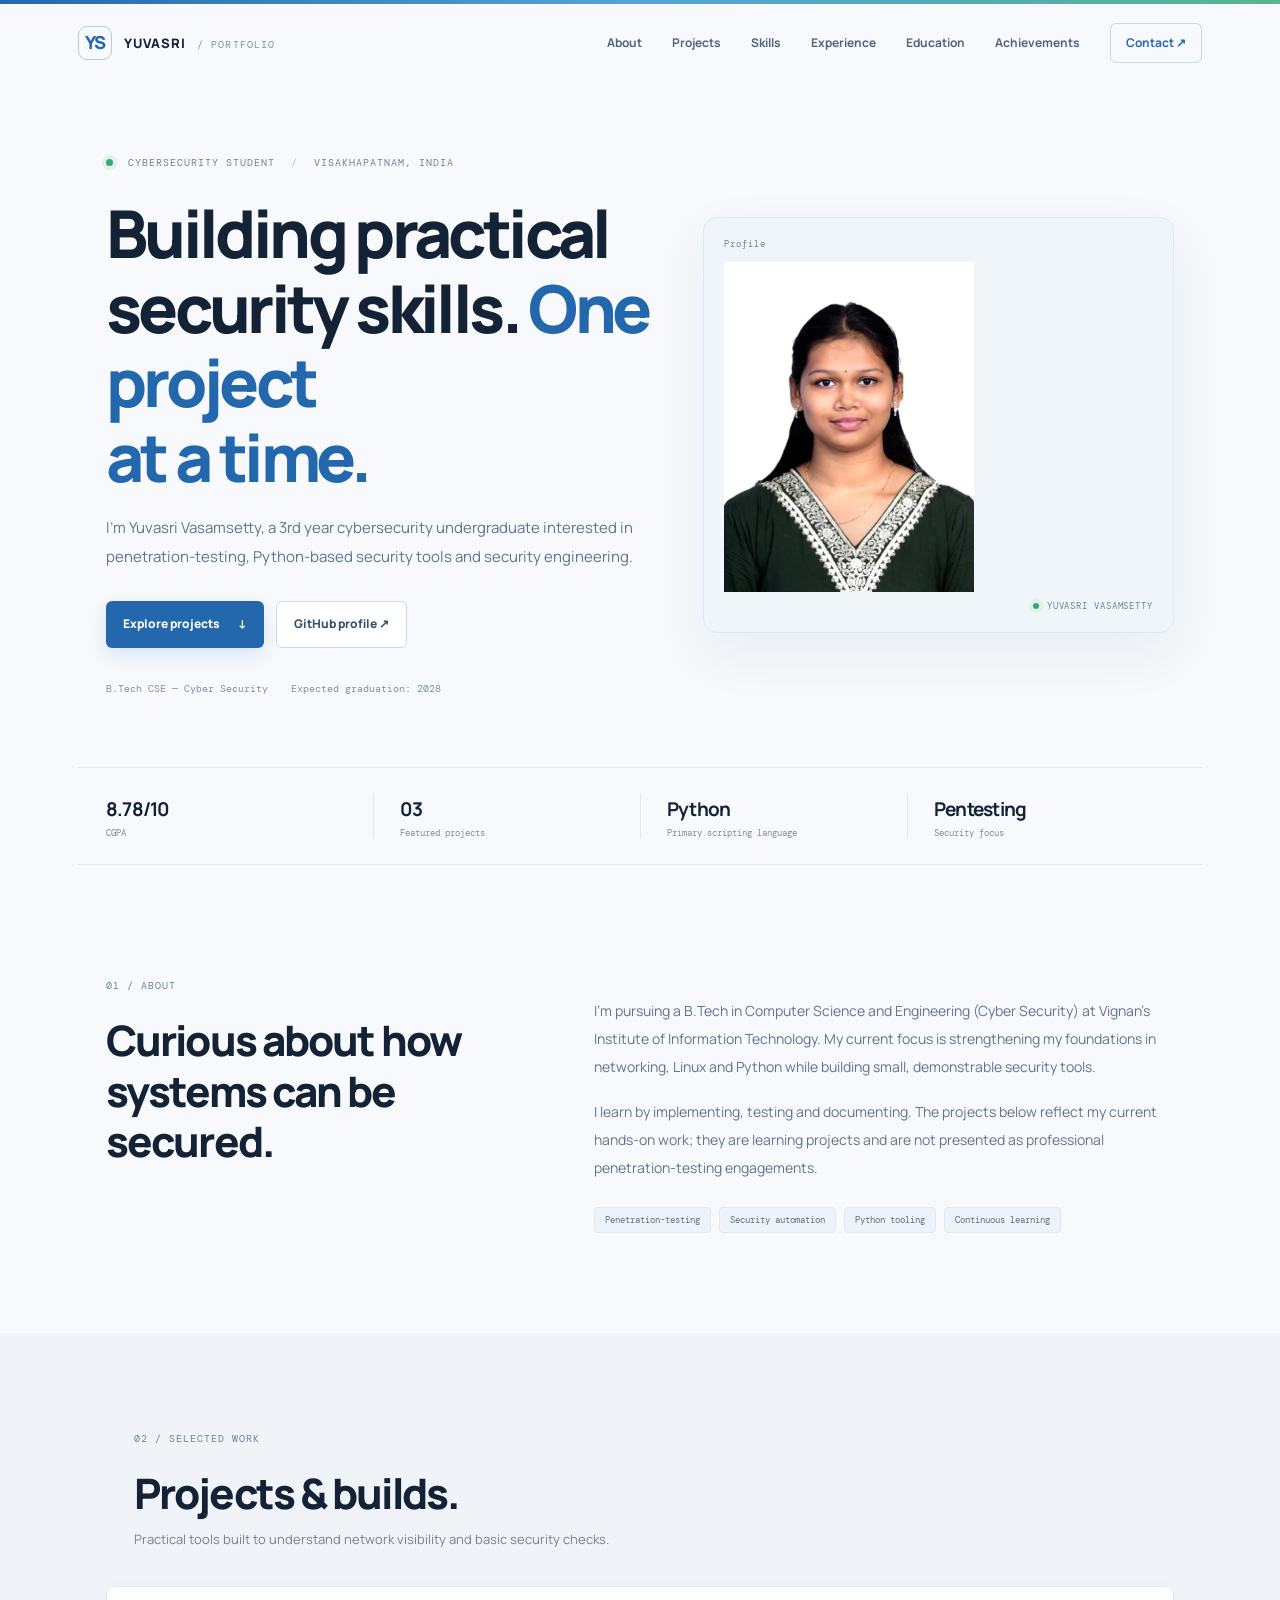
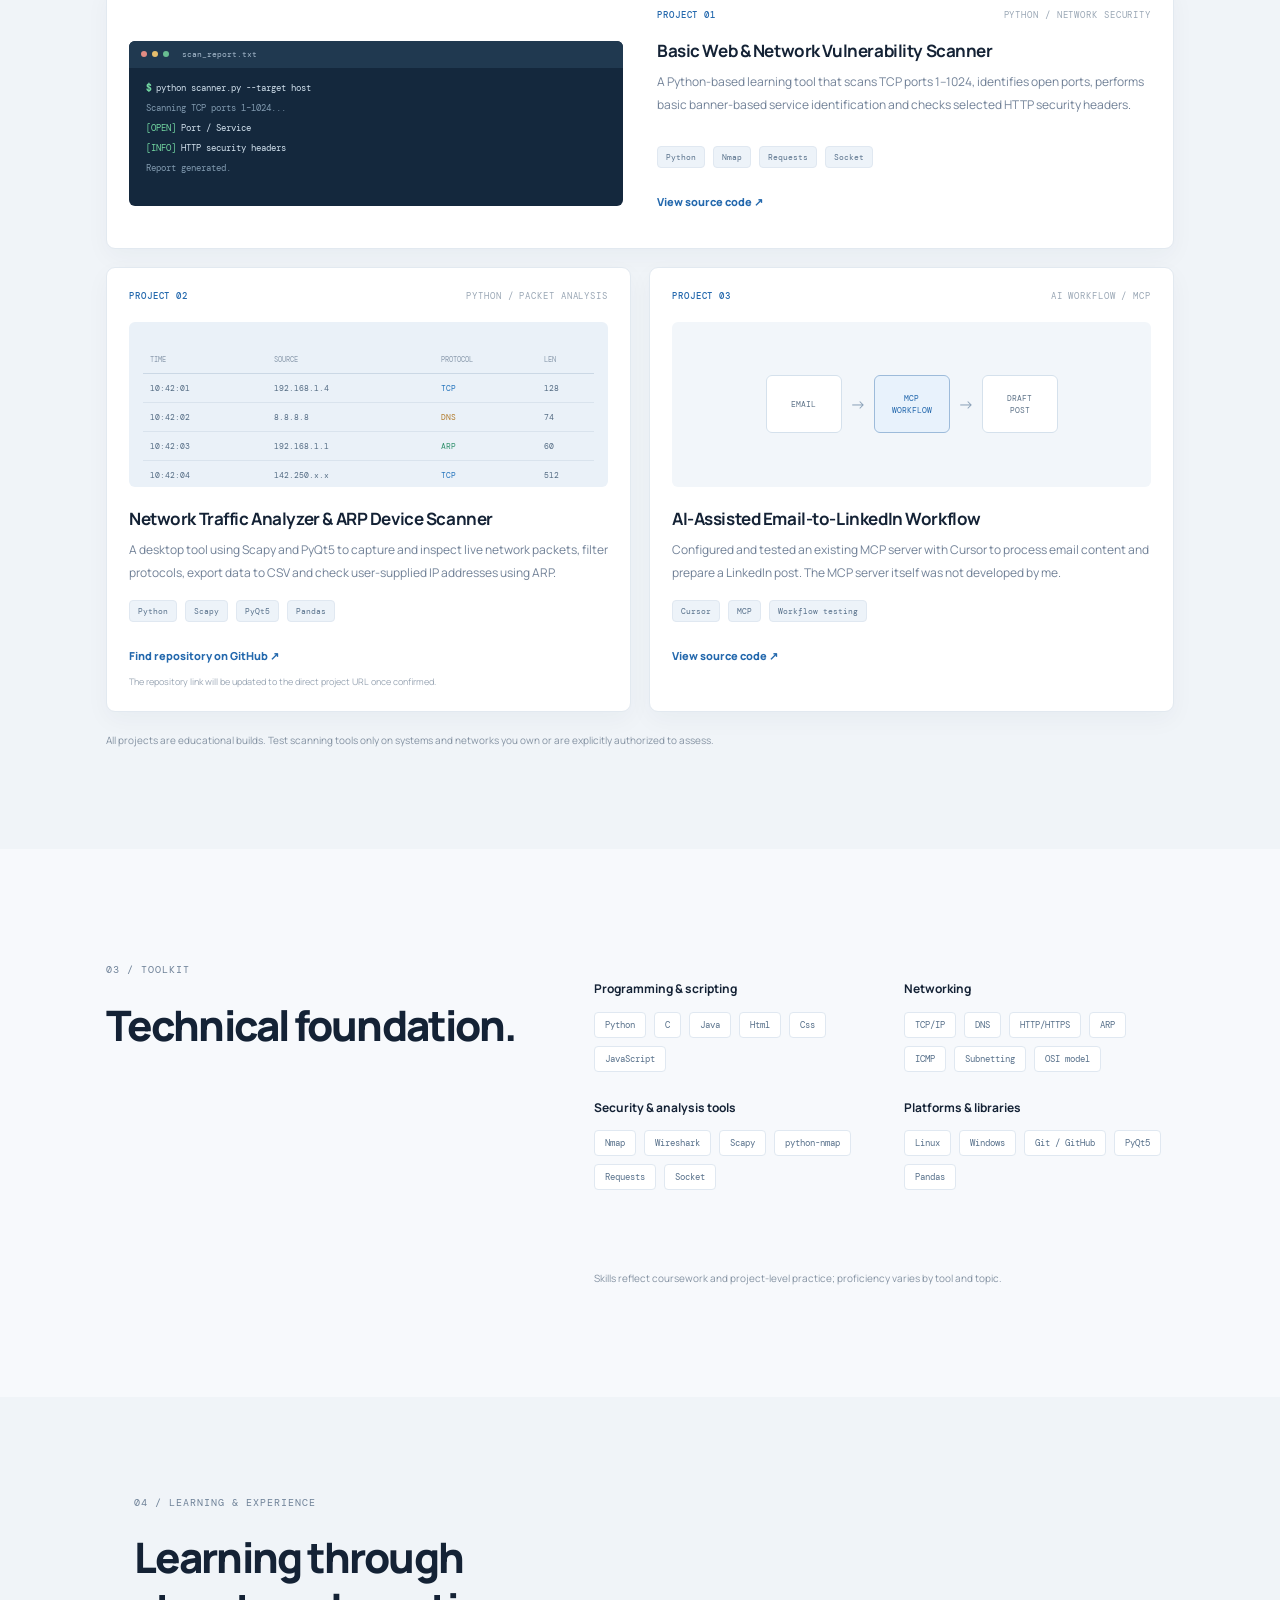
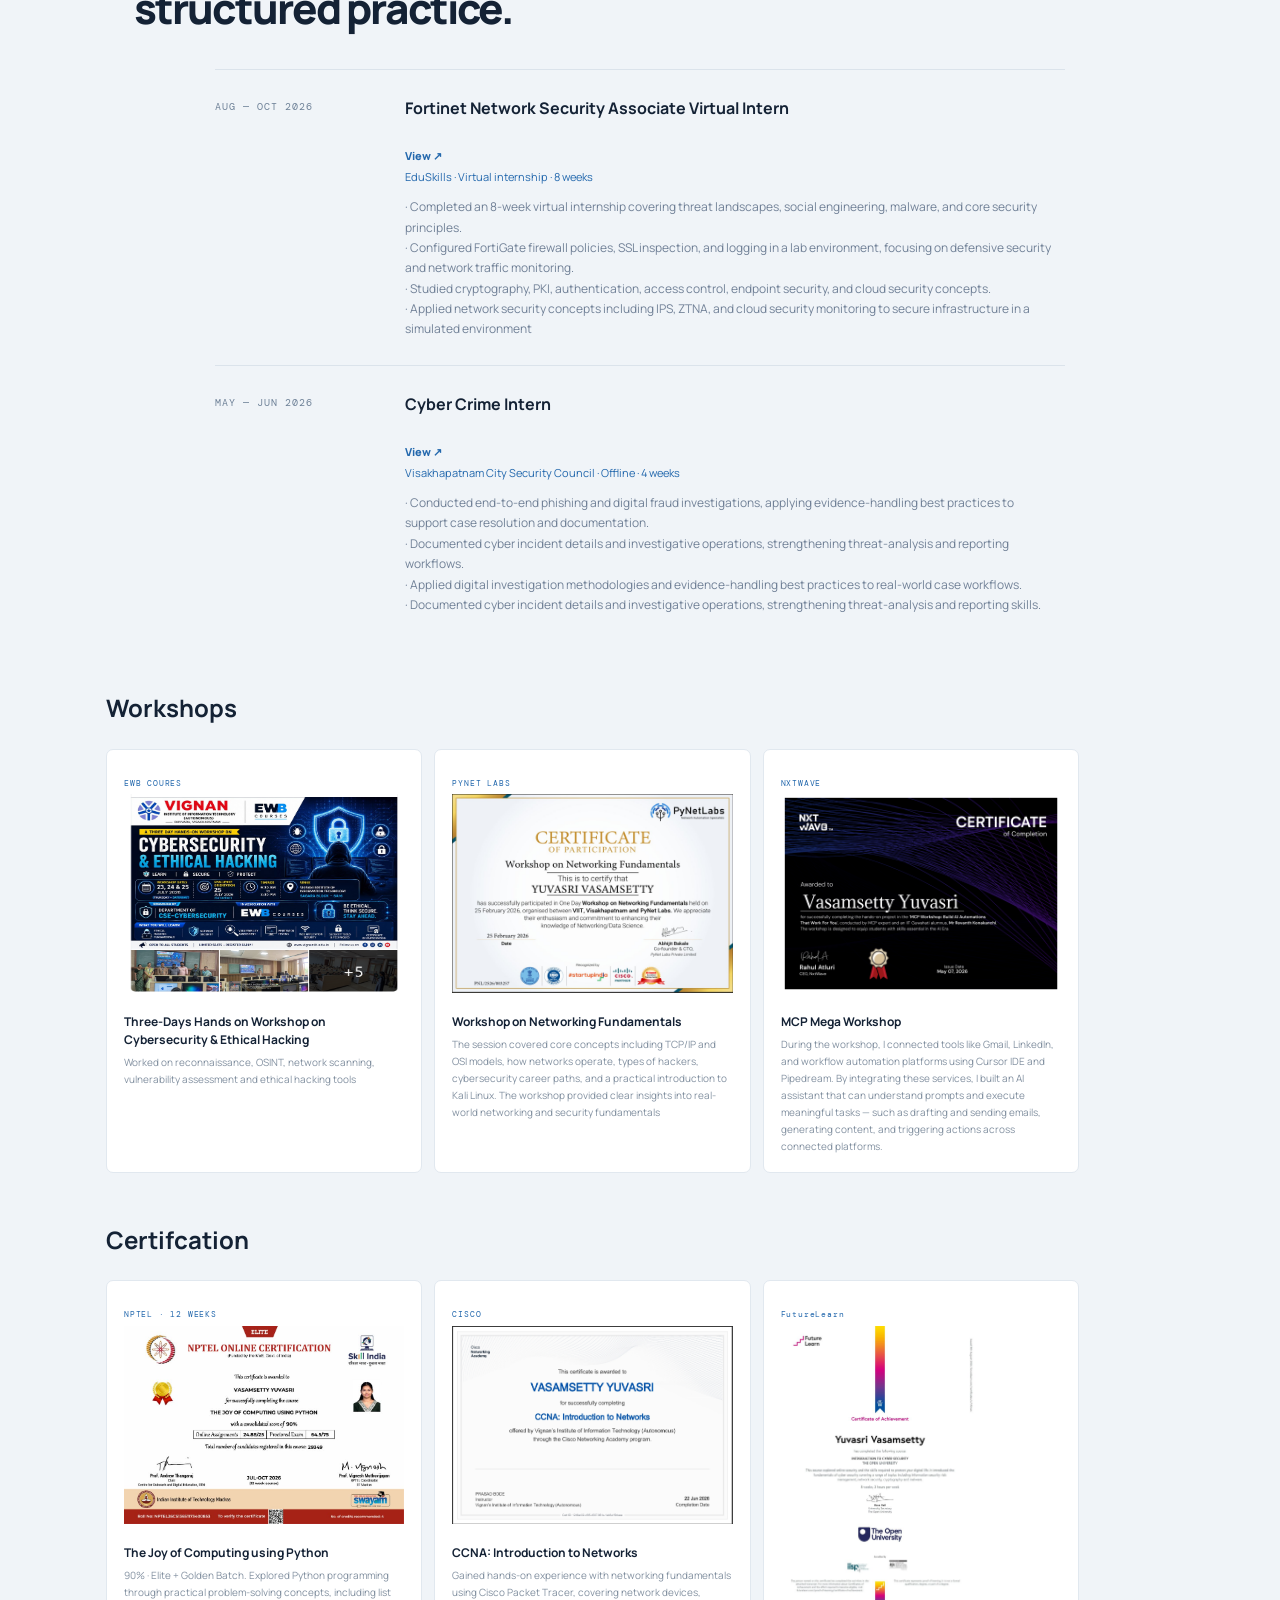
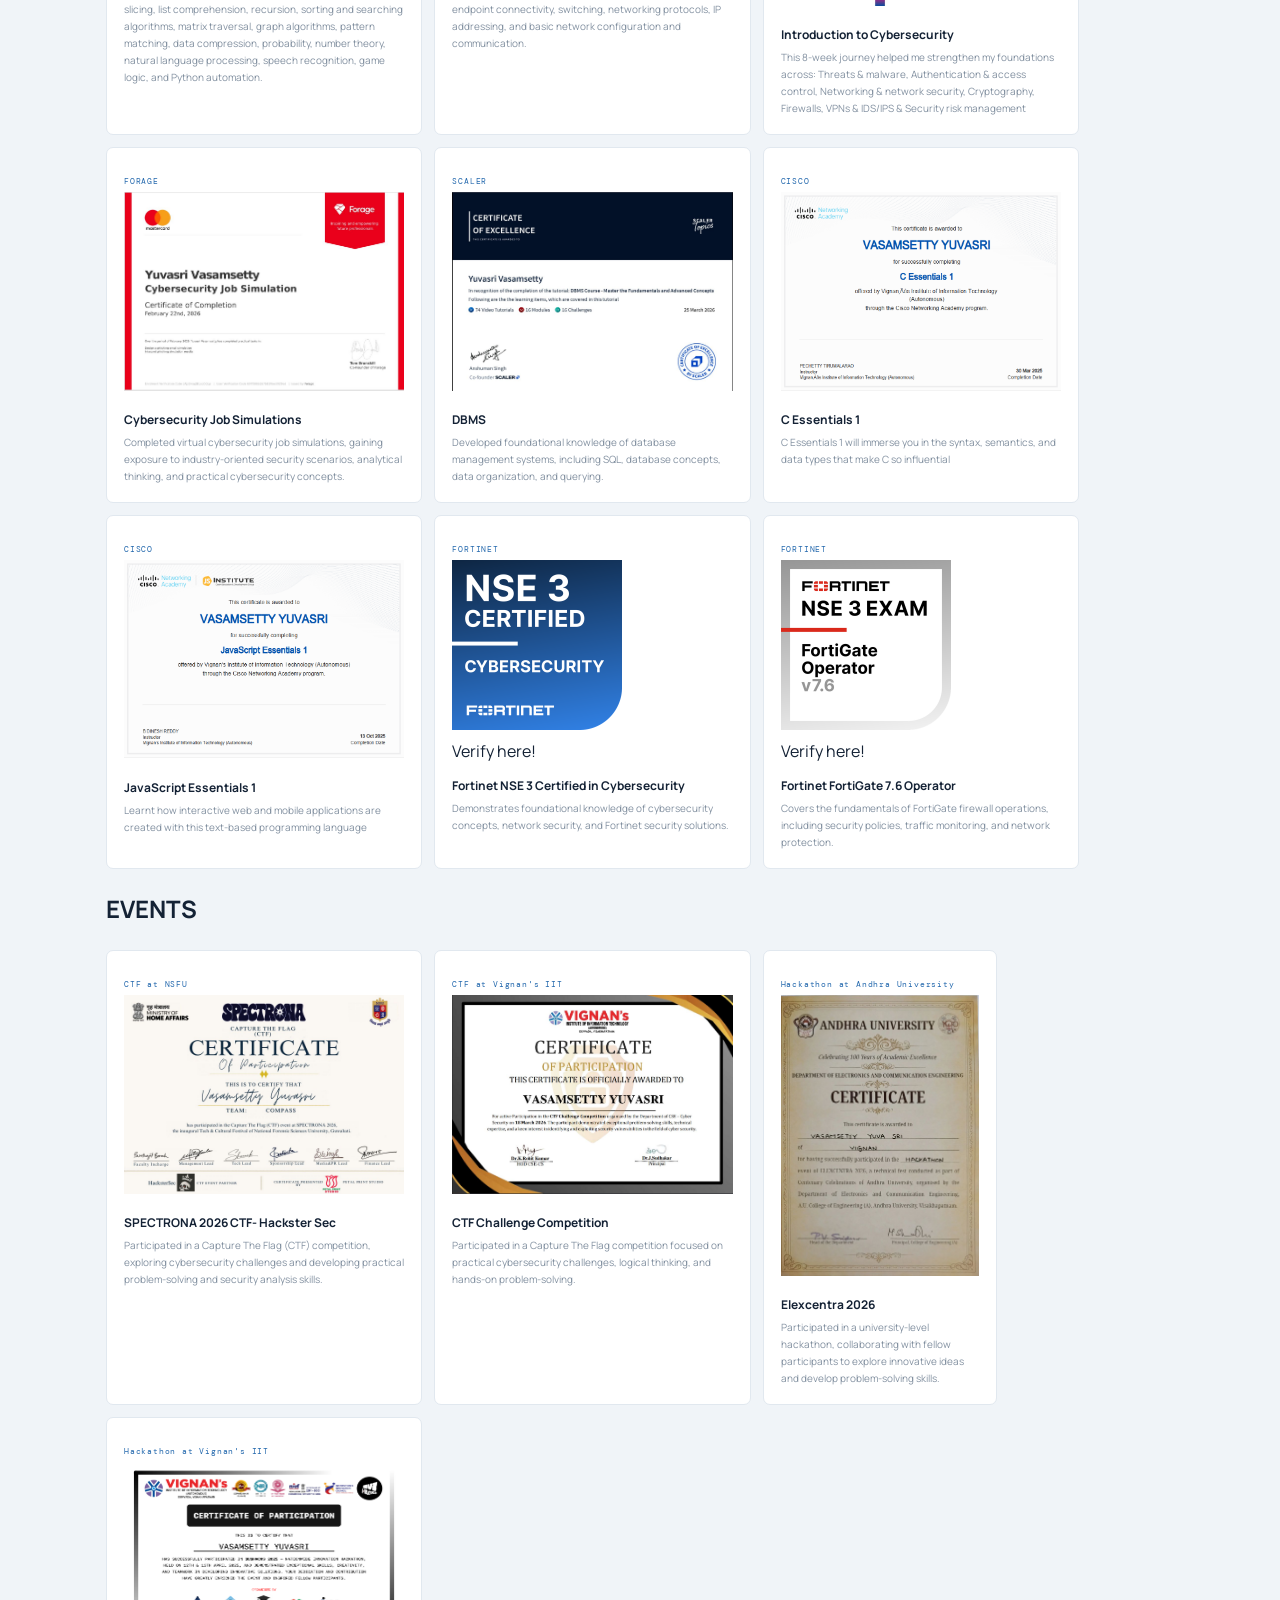
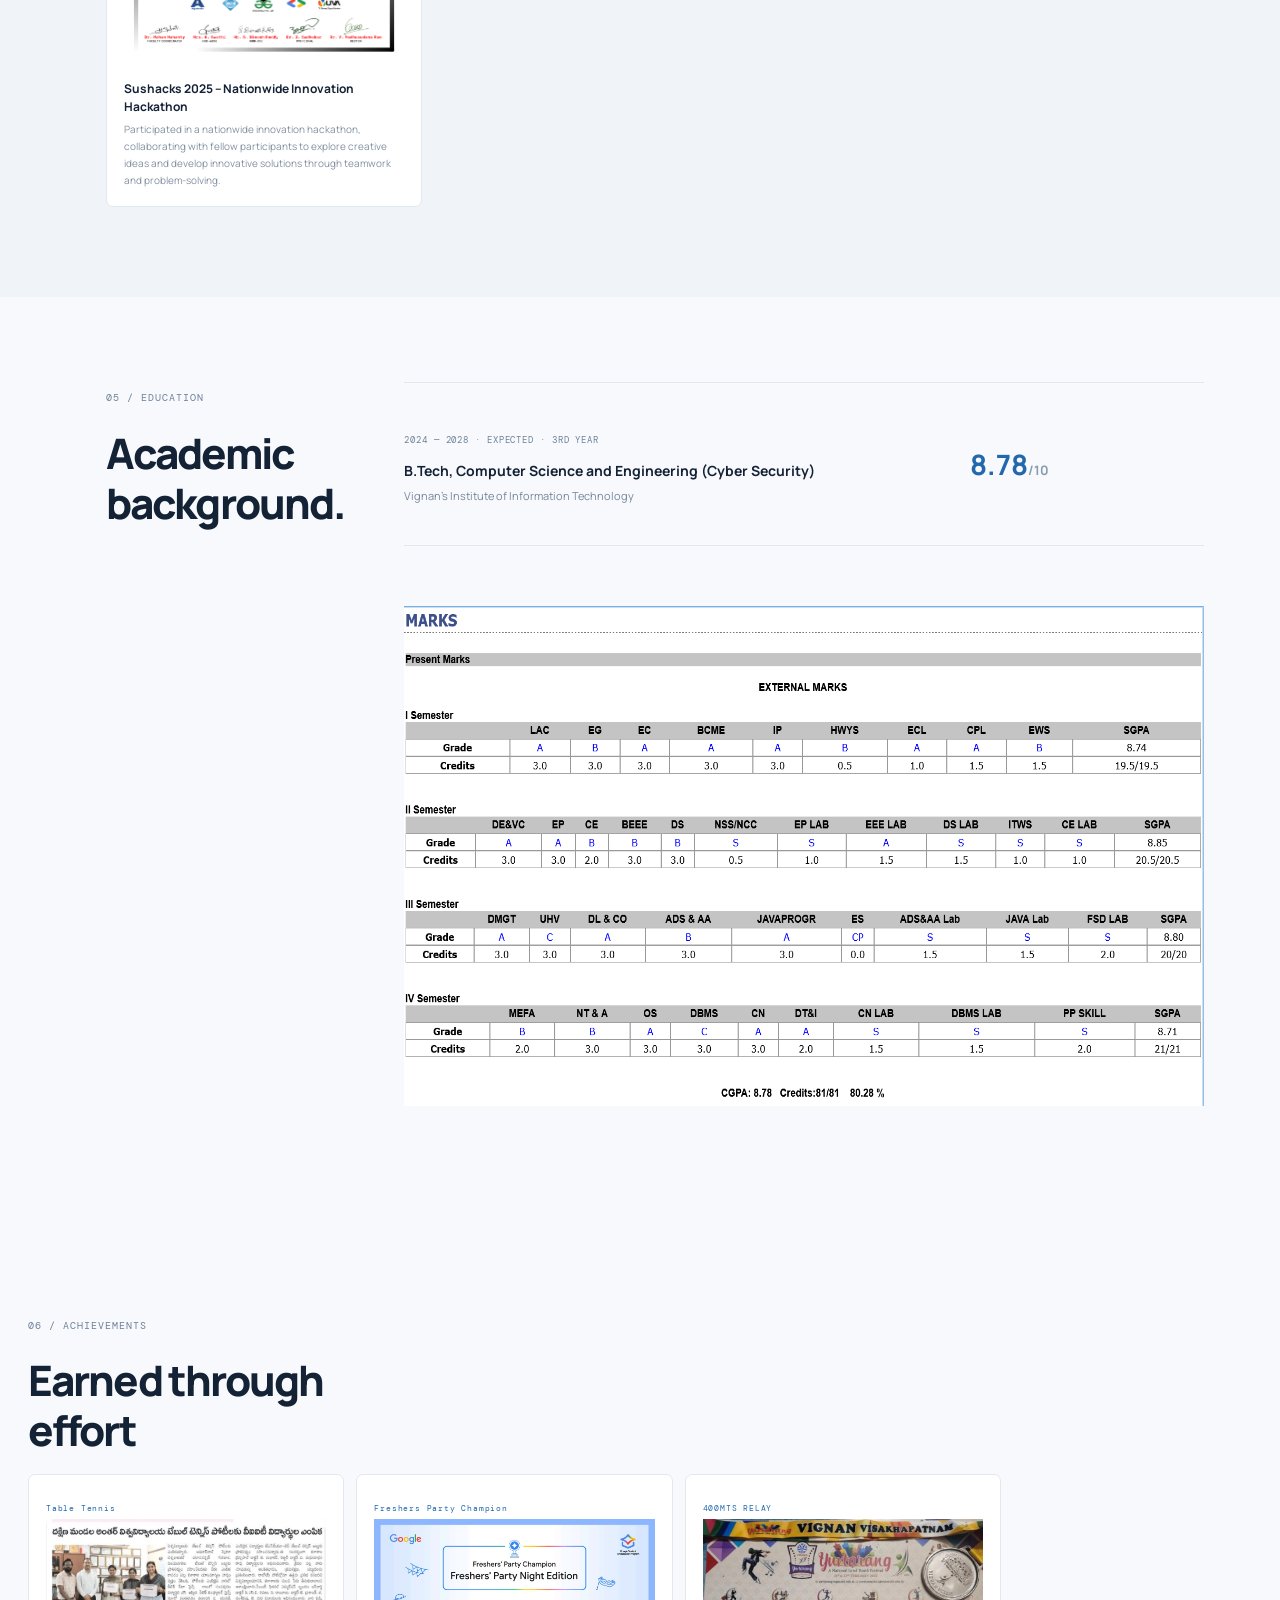
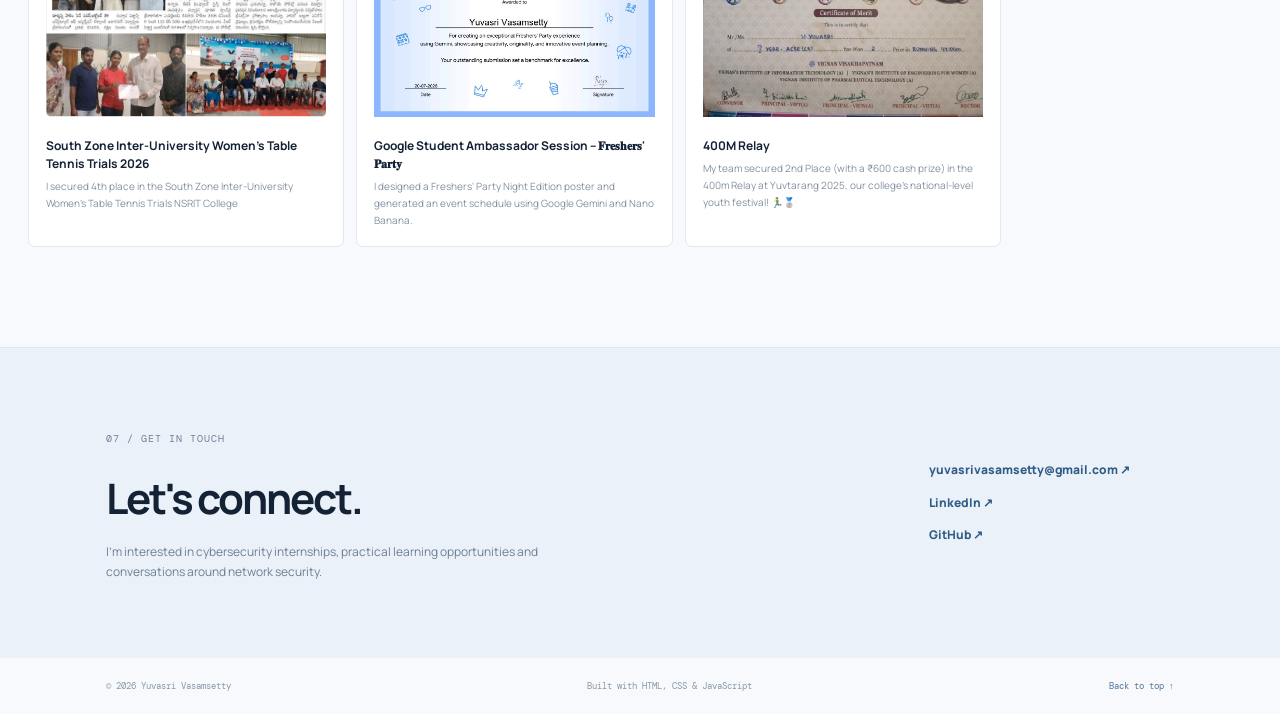
<file: index.html>
<!doctype html>
<html lang="en">
<head>
  <meta charset="utf-8">
  <meta name="viewport" content="width=device-width, initial-scale=1">
  <meta name="description" content="Yuvasri Vasamsetty — Cybersecurity student focused on network security, Python security tools and practical security engineering.">
  <meta name="theme-color" content="#f7f9fc">
  <title>Yuvasri Vasamsetty | Cybersecurity Portfolio</title>
  <link rel="icon" href="assets/ys icon.avif" type="image/avif">
  <link rel="preconnect" href="https://fonts.googleapis.com">
  <link rel="preconnect" href="https://fonts.gstatic.com" crossorigin>
  <link href="https://fonts.googleapis.com/css2?family=DM+Mono:wght@400;500&family=Manrope:wght@400;500;600;700;800&display=swap" rel="stylesheet">
  <link rel="stylesheet" href="styles.css">
</head>
<body>
  <div class="top-line"></div>
  <header class="site-header">
    <a class="brand" href="#home" aria-label="Yuvasri Vasamsetty home"><span class="brand-mark">YS<span></span></span><span>YUVASRI<span class="brand-muted"> / PORTFOLIO</span></span></a>
    <button class="menu-toggle" aria-label="Toggle navigation" aria-expanded="false">☰</button>
    <nav class="nav-links" aria-label="Main navigation">
      <a href="#about">About</a><a href="#projects">Projects</a><a href="#skills">Skills</a><a href="#experience">Experience</a><a href="#education">Education</a><a href="#achievements">Achievements</a><a href="#contact" class="nav-cta">Contact ↗</a>
    </nav>
  </header>

  <main>
    <section class="hero section-wrap" id="home">
      <div class="hero-copy">
        <div class="eyebrow"><span class="status-dot"></span> CYBERSECURITY STUDENT <span class="eyebrow-divider">/</span> VISAKHAPATNAM, INDIA</div>
        <h1>Building practical<br>security skills. <span class="headline-accent">One project<br>at a time.</span></h1>
        <p class="hero-lede">I'm Yuvasri Vasamsetty, a 3rd year cybersecurity undergraduate interested in penetration-testing, Python-based security tools and security engineering.</p>
        <div class="hero-actions">
          <a class="button button-primary" href="#projects">Explore projects <span>↓</span></a>
          <a class="button button-secondary" href="https://github.com/yuvasri07-git" target="_blank" rel="noopener noreferrer">GitHub profile ↗</a>
        </div>
        <div class="hero-meta"><span> B.Tech CSE — Cyber Security</span><span>Expected graduation: 2028</span></div>
      </div>
      <div class="hero-visual" aria-label="Decorative network illustration">
        <div class="visual-label">Profile</div>
        <div class="network-grid">
         <img src="assets/6aae405400d44_download.jpg" />
        </div>
        <div class="visual-caption"><span class="pulse"></span>YUVASRI VASAMSETTY</div>
      </div>
    </section>

    <section class="quick-facts section-wrap" aria-label="Quick facts">
      <div><strong>8.78/10</strong><span>CGPA</span></div>
      <div><strong>03</strong><span>Featured projects</span></div>
      <div><strong>Python</strong><span>Primary scripting language</span></div>
      <div><strong>Pentesting</strong><span>Security focus</span></div>
    </section>

    <section class="content-section section-wrap" id="about">
      <div class="section-heading"><span class="section-index">01 / ABOUT</span><h2>Curious about how<br>systems can be secured.</h2></div>
      <div class="section-body about-body">
        <p>I'm pursuing a B.Tech in Computer Science and Engineering (Cyber Security) at Vignan's Institute of Information Technology. My current focus is strengthening my foundations in networking, Linux and Python while building small, demonstrable security tools.</p>
        <p>I learn by implementing, testing and documenting. The projects below reflect my current hands-on work; they are learning projects and are not presented as professional penetration-testing engagements.</p>
        <div class="about-tags"><span>Penetration-testing</span><span>Security automation</span><span>Python tooling</span><span>Continuous learning</span></div>
      </div>
    </section>

    <section class="content-section projects-section" id="projects">
      <div class="section-wrap">
        <div class="section-heading"><span class="section-index">02 / SELECTED WORK</span><h2>Projects &amp; builds.</h2><p class="heading-note">Practical tools built to understand network visibility and basic security checks.</p></div>
        <div class="project-grid">
          <article class="project-card project-featured">
            <div class="project-topline"><span class="project-number">PROJECT 01</span><span class="project-type">PYTHON / NETWORK SECURITY</span></div>
            <div class="project-illustration scanner-art"><div class="terminal-bar"><i></i><i></i><i></i><span>scan_report.txt</span></div><div class="terminal-content"><p><b>$</b> python scanner.py --target host</p><p class="terminal-dim">Scanning TCP ports 1–1024...</p><p><span class="terminal-green">[OPEN]</span> Port / Service</p><p><span class="terminal-green">[INFO]</span> HTTP security headers</p><p class="terminal-dim">Report generated.</p></div></div>
            <h3>Basic Web &amp; Network Vulnerability Scanner</h3>
            <p class="project-description">A Python-based learning tool that scans TCP ports 1–1024, identifies open ports, performs basic banner-based service identification and checks selected HTTP security headers.</p>
            <div class="tag-list"><span>Python</span><span>Nmap</span><span>Requests</span><span>Socket</span></div>
            <div class="project-actions"><a href="https://github.com/yuvasri07-git/Basic-Web-Network-Vulnerability-Scanner" target="_blank" rel="noopener noreferrer">View source code ↗</a></div>
          </article>

          <article class="project-card">
            <div class="project-topline"><span class="project-number">PROJECT 02</span><span class="project-type">PYTHON / PACKET ANALYSIS</span></div>
            <div class="project-illustration packet-art"><div class="packet-row packet-head"><span>TIME</span><span>SOURCE</span><span>PROTOCOL</span><span>LEN</span></div><div class="packet-row"><span>10:42:01</span><span>192.168.1.4</span><span class="proto">TCP</span><span>128</span></div><div class="packet-row"><span>10:42:02</span><span>8.8.8.8</span><span class="proto dns">DNS</span><span>74</span></div><div class="packet-row"><span>10:42:03</span><span>192.168.1.1</span><span class="proto arp">ARP</span><span>60</span></div><div class="packet-row"><span>10:42:04</span><span>142.250.x.x</span><span class="proto">TCP</span><span>512</span></div></div>
            <h3>Network Traffic Analyzer &amp; ARP Device Scanner</h3>
            <p class="project-description">A desktop tool using Scapy and PyQt5 to capture and inspect live network packets, filter protocols, export data to CSV and check user-supplied IP addresses using ARP.</p>
            <div class="tag-list"><span>Python</span><span>Scapy</span><span>PyQt5</span><span>Pandas</span></div>
            <div class="project-actions"><a href="https://github.com/yuvasri07-git/network-analyzer-and-network-connection-scanner-tool.git" target="_blank" rel="noopener noreferrer">Find repository on GitHub ↗</a></div>
            <p class="link-note">The repository link will be updated to the direct project URL once confirmed.</p>
          </article>

          <article class="project-card">
            <div class="project-topline"><span class="project-number">PROJECT 03</span><span class="project-type">AI WORKFLOW / MCP</span></div>
            <div class="project-illustration workflow-art"><div class="workflow-node">EMAIL</div><span class="workflow-arrow">→</span><div class="workflow-node workflow-node-blue">MCP<br>WORKFLOW</div><span class="workflow-arrow">→</span><div class="workflow-node">DRAFT<br>POST</div></div>
            <h3>AI-Assisted Email-to-LinkedIn Workflow</h3>
            <p class="project-description">Configured and tested an existing MCP server with Cursor to process email content and prepare a LinkedIn post. The MCP server itself was not developed by me.</p>
            <div class="tag-list"><span>Cursor</span><span>MCP</span><span>Workflow testing</span></div>
            <div class="project-actions"><a href="https://github.com/yuvasri07-git/AI-Workflow-Assistant-using-MCP" target="_blank" rel="noopener noreferrer">View source code ↗</a></div>
          </article>
        </div>
        <p class="section-footnote">All projects are educational builds. Test scanning tools only on systems and networks you own or are explicitly authorized to assess.</p>
      </div>
    </section>

    <section class="content-section section-wrap" id="skills">
      <div class="section-heading"><span class="section-index">03 / TOOLKIT</span><h2>Technical foundation.</h2></div>
      <div class="skills-layout">
        <div class="skill-group"><h3>Programming &amp; scripting</h3><div class="skill-items"><span>Python</span><span>C</span><span>Java</span><span>Html</span><span>Css</span><span>JavaScript</span></div></div>
        <div class="skill-group"><h3>Networking</h3><div class="skill-items"><span>TCP/IP</span><span>DNS</span><span>HTTP/HTTPS</span><span>ARP</span><span>ICMP</span><span>Subnetting</span><span>OSI model</span></div></div>
        <div class="skill-group"><h3>Security &amp; analysis tools</h3><div class="skill-items"><span>Nmap</span><span>Wireshark</span><span>Scapy</span><span>python-nmap</span><span>Requests</span><span>Socket</span></div></div>
        <div class="skill-group"><h3>Platforms &amp; libraries</h3><div class="skill-items"><span>Linux</span><span>Windows</span><span>Git / GitHub</span><span>PyQt5</span><span>Pandas</span></div></div>
      </div>
      <p class="skill-note">Skills reflect coursework and project-level practice; proficiency varies by tool and topic.</p>
    </section>

    <section class="content-section experience-section" id="experience">
      <div class="section-wrap">
        <div class="section-heading"><span class="section-index">04 / LEARNING &amp; EXPERIENCE</span><h2>Learning through<br>structured practice.</h2></div>
        <div class="timeline">
          <article class="timeline-item"><div class="timeline-date">AUG — OCT 2026</div><div><h3>Fortinet Network Security Associate Virtual Intern</h3><div class="project-actions"><a href="assets/intern2.jpeg" target="_blank" rel="noopener noreferrer">View ↗</a></div><p class="timeline-org">EduSkills · Virtual internship · 8 weeks</p><p>· Completed an 8-week virtual internship covering threat landscapes, social engineering, malware, and core security
principles.
<br>· Configured FortiGate firewall policies, SSL inspection, and logging in a lab environment, focusing on defensive security and
network traffic monitoring.
<br>· Studied cryptography, PKI, authentication, access control, endpoint security, and cloud security concepts.
<br>· Applied network security concepts including IPS, ZTNA, and cloud security monitoring to secure infrastructure in a
simulated environment</p></div></article>
          <article class="timeline-item"><div class="timeline-date">MAY — JUN 2026</div><div><h3>Cyber Crime Intern</h3><div class="project-actions"><a href="https://lnkd.in/p/gKBBZFa2" target="_blank" rel="noopener noreferrer">View ↗</a></div><p class="timeline-org">Visakhapatnam City Security Council · Offline · 4 weeks</p><p>· Conducted end-to-end phishing and digital fraud investigations, applying evidence-handling best practices to support case
resolution and documentation.
<br>· Documented cyber incident details and investigative operations, strengthening threat-analysis and reporting workflows.
<br>· Applied digital investigation methodologies and evidence-handling best practices to real-world case workflows.
<br>· Documented cyber incident details and investigative operations, strengthening threat-analysis and reporting skills.</p></div></article>
        </div>
        <h2>Workshops</h2>
        <div class="ws-grid">
          <div class="ws-card"><span class="ws-label">EWB COURES</span><br><a href="https://lnkd.in/p/g6ThB2Rm" target="_blank" rel="noopener noreferrer"><img src="assets/ewb.png" height="198.33333333333px" width="280.33333333333px"/></a><h3>Three-Days Hands on Workshop on Cybersecurity &amp; Ethical Hacking</h3><p>Worked on reconnaissance, OSINT, network scanning, vulnerability assessment and ethical hacking tools</p></div>
          <div class="ws-card"><span class="ws-label">PYNET LABS</span><br><a href="https://lnkd.in/p/gzfCrfru" target="_blank" rel="noopener noreferrer"><img src="assets/pynets.jpg" height="198.33333333333px" width="280.33333333333px"/></a><h3>Workshop on Networking Fundamentals</h3><p>The session covered core concepts including TCP/IP and OSI models, how networks operate, types of hackers, cybersecurity career paths, and a practical introduction to Kali Linux. The workshop provided clear insights into real-world networking and security fundamentals</p></div>
          <div class="ws-card"><span class="ws-label">NXTWAVE</span><br><a href="https://lnkd.in/p/gJ38TEHC" target="_blank" rel="noopener noreferrer"><img src="assets/MCP.png" height="198.33333333333px" width="280.33333333333px"/></a><h3>MCP Mega Workshop</h3><p>During the workshop, I connected tools like Gmail, LinkedIn, and workflow automation platforms using Cursor IDE and Pipedream. By integrating these services, I built an AI assistant that can understand prompts and execute meaningful tasks — such as drafting and sending emails, generating content, and triggering actions across connected platforms.</p></div> 
        </div>
        <br><h2>Certifcation</h2>
        <div class="cert-grid">
          <div class="cert-card"><span class="cert-label">NPTEL · 12 WEEKS</span><br><img src="assets/nptel.jpeg" height="198.33333333333px" width="280.33333333333px"><h3>The Joy of Computing using Python</h3><p>90% · Elite + Golden Batch. Explored Python programming through practical problem-solving concepts, including list slicing, list comprehension, recursion, sorting and searching algorithms, matrix traversal, graph algorithms, pattern matching, data compression, probability, number theory, natural language processing, speech recognition, game logic, and Python automation.</p></div>
          <div class="cert-card"><span class="cert-label">CISCO</span><br><img src="assets/ccna img.jpeg" height="198.33333333333px" width="280.33333333333px"/><h3>CCNA: Introduction to Networks</h3><p>Gained hands-on experience with networking fundamentals using Cisco Packet Tracer, covering network devices, endpoint connectivity, switching, networking protocols, IP addressing, and basic network configuration and communication.</p></div>
          <div class="cert-card"><span class="cert-label">FutureLearn </span><br><img src="assets/future learn.jpg" height="280.33333333333px" width="198.33333333333px"/><h3>Introduction to Cybersecurity</h3><p>This 8-week journey helped me strengthen my foundations across: Threats & malware, Authentication & access control, Networking & network security, Cryptography, Firewalls, VPNs & IDS/IPS &amp; Security risk management</p></div>
          <br><div class="cert-card"><span class="cert-label">FORAGE</span><br><img src="assets/forage.jpg" height="198.33333333333px" width="280.33333333333px"/><h3>Cybersecurity Job Simulations</h3><p>Completed virtual cybersecurity job simulations, gaining exposure to industry-oriented security scenarios, analytical thinking, and practical cybersecurity concepts.</p></div>
          <div class="cert-card"><span class="cert-label">SCALER</span><br><img src="assets/dbms.jpg" height="198.33333333333px" width="280.33333333333px"/><h3>DBMS</h3><p>Developed foundational knowledge of database management systems, including SQL, database concepts, data organization, and querying.</p></div>
          <div class="cert-card"><span class="cert-label">CISCO</span><br><img src="assets/c.png" height="198.33333333333px" width="280.33333333333px"/><h3>C Essentials 1</h3><p>C Essentials 1 will immerse you in the syntax, semantics, and data types that make C so influential</p></div>
          <br><div class="cert-card"><span class="cert-label">CISCO</span><br><img src="assets/js.png" height="198.33333333333px" width="280.33333333333px"/><h3>JavaScript Essentials 1</h3><p>Learnt how interactive web and mobile applications are created with this text-based programming language</p></div>
          <div class="cert-card"><span class="cert-label">FORTINET</span><br><img src="assets/nse 3 cs.png" height="170px" width="170px"/><br><a href="https://www.credly.com/badges/d313bf86-6b29-4b22-84ad-84ee9a3975b1/linked_in?t=tmda52" target="_blank" rel="noopener noreferrer">Verify here!</a><h3>Fortinet NSE 3 Certified in Cybersecurity</h3><p>Demonstrates foundational knowledge of cybersecurity concepts, network security, and Fortinet security solutions.</p></div>
          <div class="cert-card"><span class="cert-label">FORTINET</span><br><img src="assets/foetigate.png" height="170px" width="170px"/><br><a href="https://www.credly.com/badges/3b1b788c-64a9-4cb5-adcc-84c2730d736e/linked_in?t=tmd9qc" target="_blank" rel="noopener noreferrer">Verify here!</a><h3>Fortinet FortiGate 7.6 Operator</h3><p>Covers the fundamentals of FortiGate firewall operations, including security policies, traffic monitoring, and network protection.</p></div>
        </div>
        <h2>EVENTS</h2>
        <div class="ws-grid">
          <div class="ws-card"><span class="ws-label">CTF at NSFU</span><br><a href="assets/ctf1.jpg" target="_blank" rel="noopener noreferrer"><img src="assets/ctf1.jpg" height="198.33333333333px" width="280.33333333333px"/></a><h3>SPECTRONA 2026 CTF- Hackster Sec</h3><p>Participated in a Capture The Flag (CTF) competition, exploring cybersecurity challenges and developing practical problem-solving and security analysis skills.</p></div>
          <div class="ws-card"><span class="ws-label">CTF at Vignan's IIT</span><br><a href="assets/ctf2.jpg" target="_blank" rel="noopener noreferrer"><img src="assets/ctf2.jpg" height="198.33333333333px" width="280.33333333333px"/></a><h3>CTF Challenge Competition</h3><p>Participated in a Capture The Flag competition focused on practical cybersecurity challenges, logical thinking, and hands-on problem-solving.</p></div>
          <div class="ws-card"><span class="ws-label">Hackathon at Andhra University</span><br><a href="https://lnkd.in/p/gjexQUpk" target="_blank" rel="noopener noreferrer"><img src="assets/ht1.jpg" height="280.33333333333px" width="198.33333333333px"/></a><h3>Elexcentra 2026</h3><p>Participated in a university-level hackathon, collaborating with fellow participants to explore innovative ideas and develop problem-solving skills.</p></div>
          <br><div class="ws-card"><span class="ws-label">Hackathon at Vignan's IIT</span><br><a href="https://lnkd.in/p/gVckNntS" target="_blank" rel="noopener noreferrer"><img src="assets/ht2.png" height="198.33333333333px" width="280.33333333333px"/></a><h3>Sushacks 2025 – Nationwide Innovation Hackathon</h3><p>Participated in a nationwide innovation hackathon, collaborating with fellow participants to explore creative ideas and develop innovative solutions through teamwork and problem-solving.</p></div>
        </div>
      </div>
    </section>

    <section class="education-section section-wrap" id="education">
      <div class="section-heading"><span class="section-index">05 / EDUCATION</span><h2>Academic background.</h2></div>
      <div class="education-card"><div><span class="education-date">2024 — 2028 · EXPECTED · 3RD YEAR</span><h3>B.Tech, Computer Science and Engineering (Cyber Security)</h3><p>Vignan's Institute of Information Technology</p></div><strong>8.78<span>/10</span></strong><br>
    </div>
    <br><a href="assets/amarks.png" target="_blank" rel="noopener noreferrer"><img src="assets/amarks.png" height="500px" width="800px" alt="marks list"></a>
    </section>

    <section class="content-section achievements-section" id="achievements">
      <div class="section-wrap">
        <div class="section-heading"><span class="section-index">06 / ACHIEVEMENTS</span><h2>Earned through<br>effort</h2></div>
        <div class="ws-grid">
          <div class="ws-card"><span class="ws-label">Table Tennis</span><br><a href="https://drive.google.com/drive/folders/1V93wRDXgUmzy1sg-ocWYlFJqLZlb6MPD?usp=drive_link" target="_blank" rel="noopener noreferrer"><img src="assets/tt.png" height="198.33333333333px" width="280.33333333333px"/></a><h3>South Zone Inter-University Women’s Table Tennis Trials 2026</h3><p>I secured 4th place in the South Zone Inter-University Women’s Table Tennis Trials NSRIT College</p></div>
          <div class="ws-card"><span class="ws-label">Freshers Party Champion</span><br><a href="https://lnkd.in/p/gb4wn_ae" target="_blank" rel="noopener noreferrer"><img src="assets/nanobanana.jpg" height="198.33333333333px" width="280.33333333333px"/></a><h3>Google Student Ambassador Session – 𝐅𝐫𝐞𝐬𝐡𝐞𝐫𝐬' 𝐏𝐚𝐫𝐭𝐲</h3><p> I designed a Freshers' Party Night Edition poster and generated an event schedule using Google Gemini and Nano Banana.</p></div>
          <div class="ws-card"><span class="ws-label">400MTS RELAY</span><br><a href="assets/400mts.jpg" target="_blank" rel="noopener noreferrer"><img src="assets/400mts.jpg" height="198.33333333333px" width="280.33333333333px"/></a><h3>400M Relay</h3><p>My team secured 2nd Place (with a ₹600 cash prize) in the 400m Relay at Yuvtarang 2025, our college's national-level youth festival! 🏃‍♂️🥈</p></div>
        </div>
        
      </div>
    </section>

    <section class="contact-section" id="contact">
      <div class="section-wrap contact-inner">
        <div><span class="section-index">07 / GET IN TOUCH</span><h2>Let's connect.</h2><p>I'm interested in cybersecurity internships, practical learning opportunities and conversations around network security.</p></div>
        <div class="contact-links"><a href="mailto:yuvasrivasamsetty@gmail.com">yuvasrivasamsetty@gmail.com ↗</a><a href="https://www.linkedin.com/in/yuvasri-vasamsetty-cscys1321" target="_blank" rel="noopener noreferrer">LinkedIn ↗</a><a href="https://github.com/yuvasri07-git" target="_blank" rel="noreferrer">GitHub ↗</a></div>
      </div>
    </section>
  </main>
  <footer class="site-footer"><span>© <span id="year"></span> Yuvasri Vasamsetty</span><span>Built with HTML, CSS &amp; JavaScript</span><a href="#home">Back to top ↑</a></footer>
  <script src="script.js"></script>
</body>
</html>
</file>
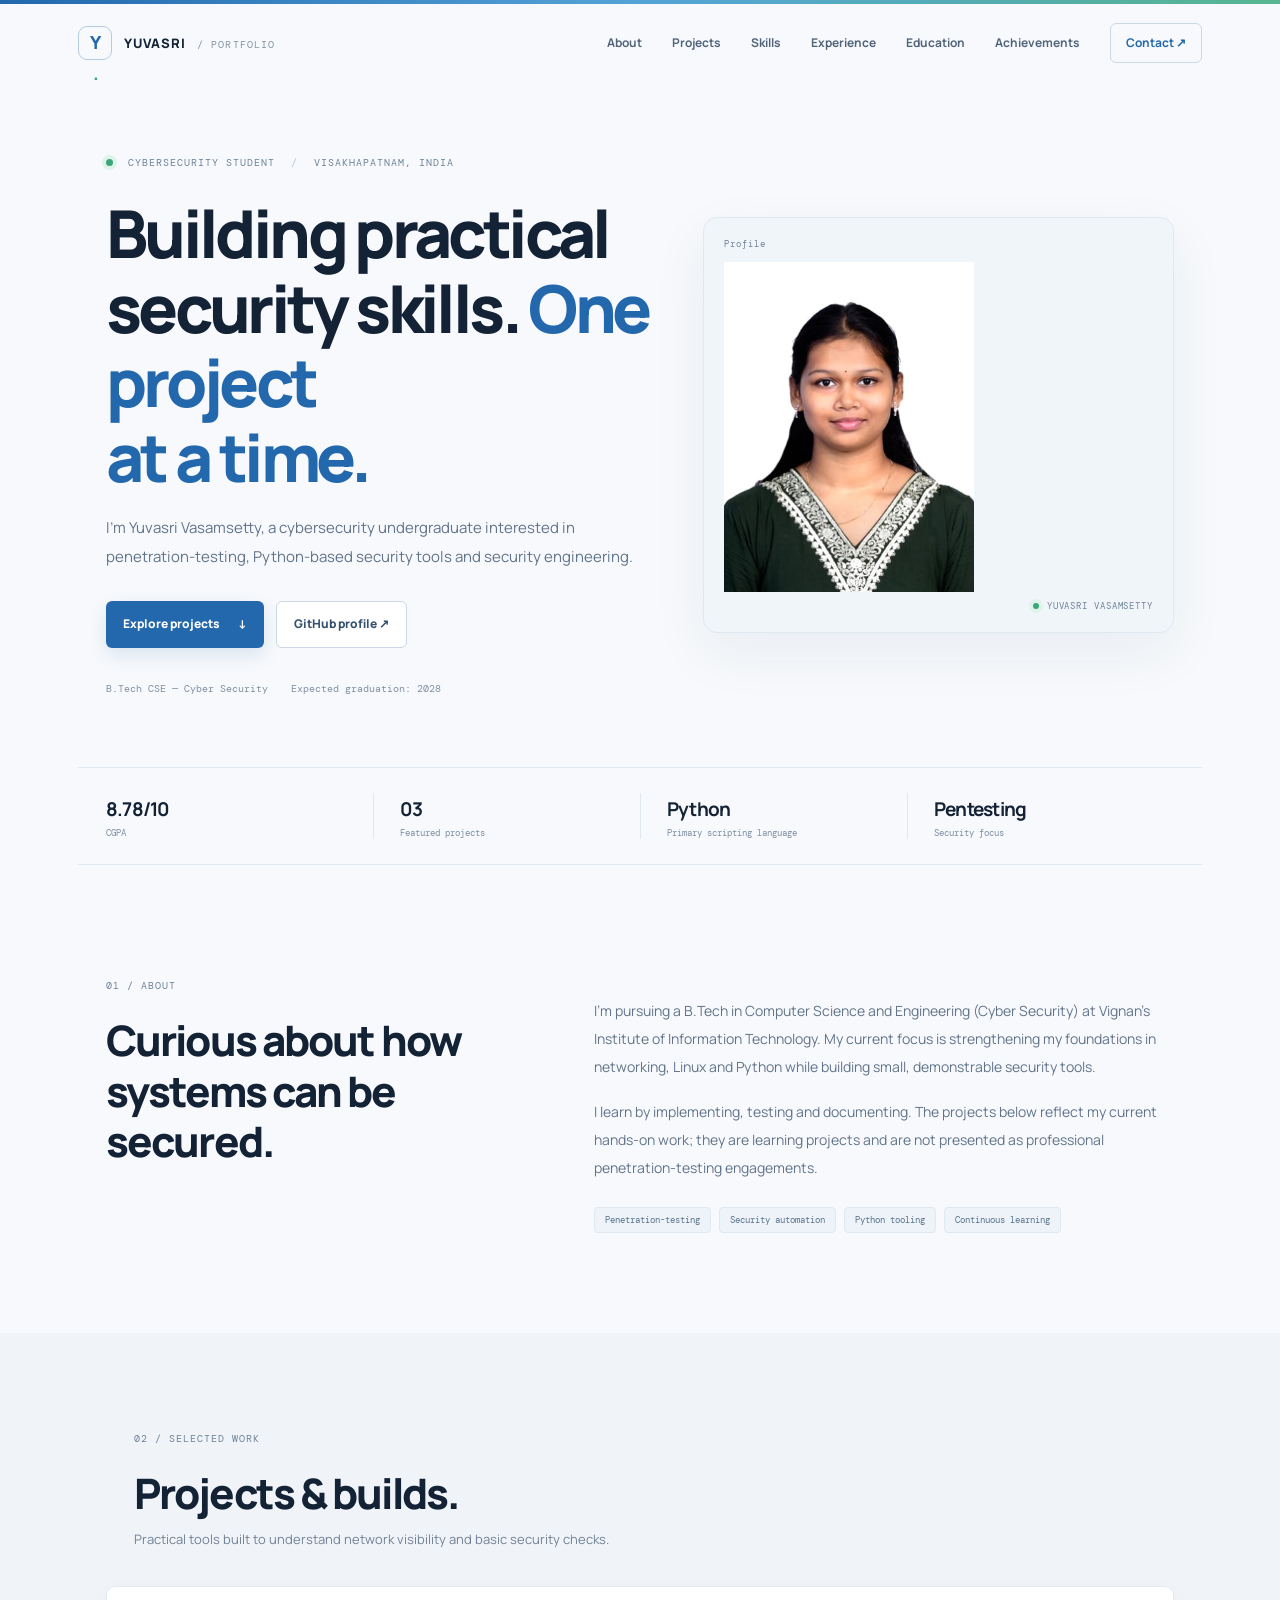
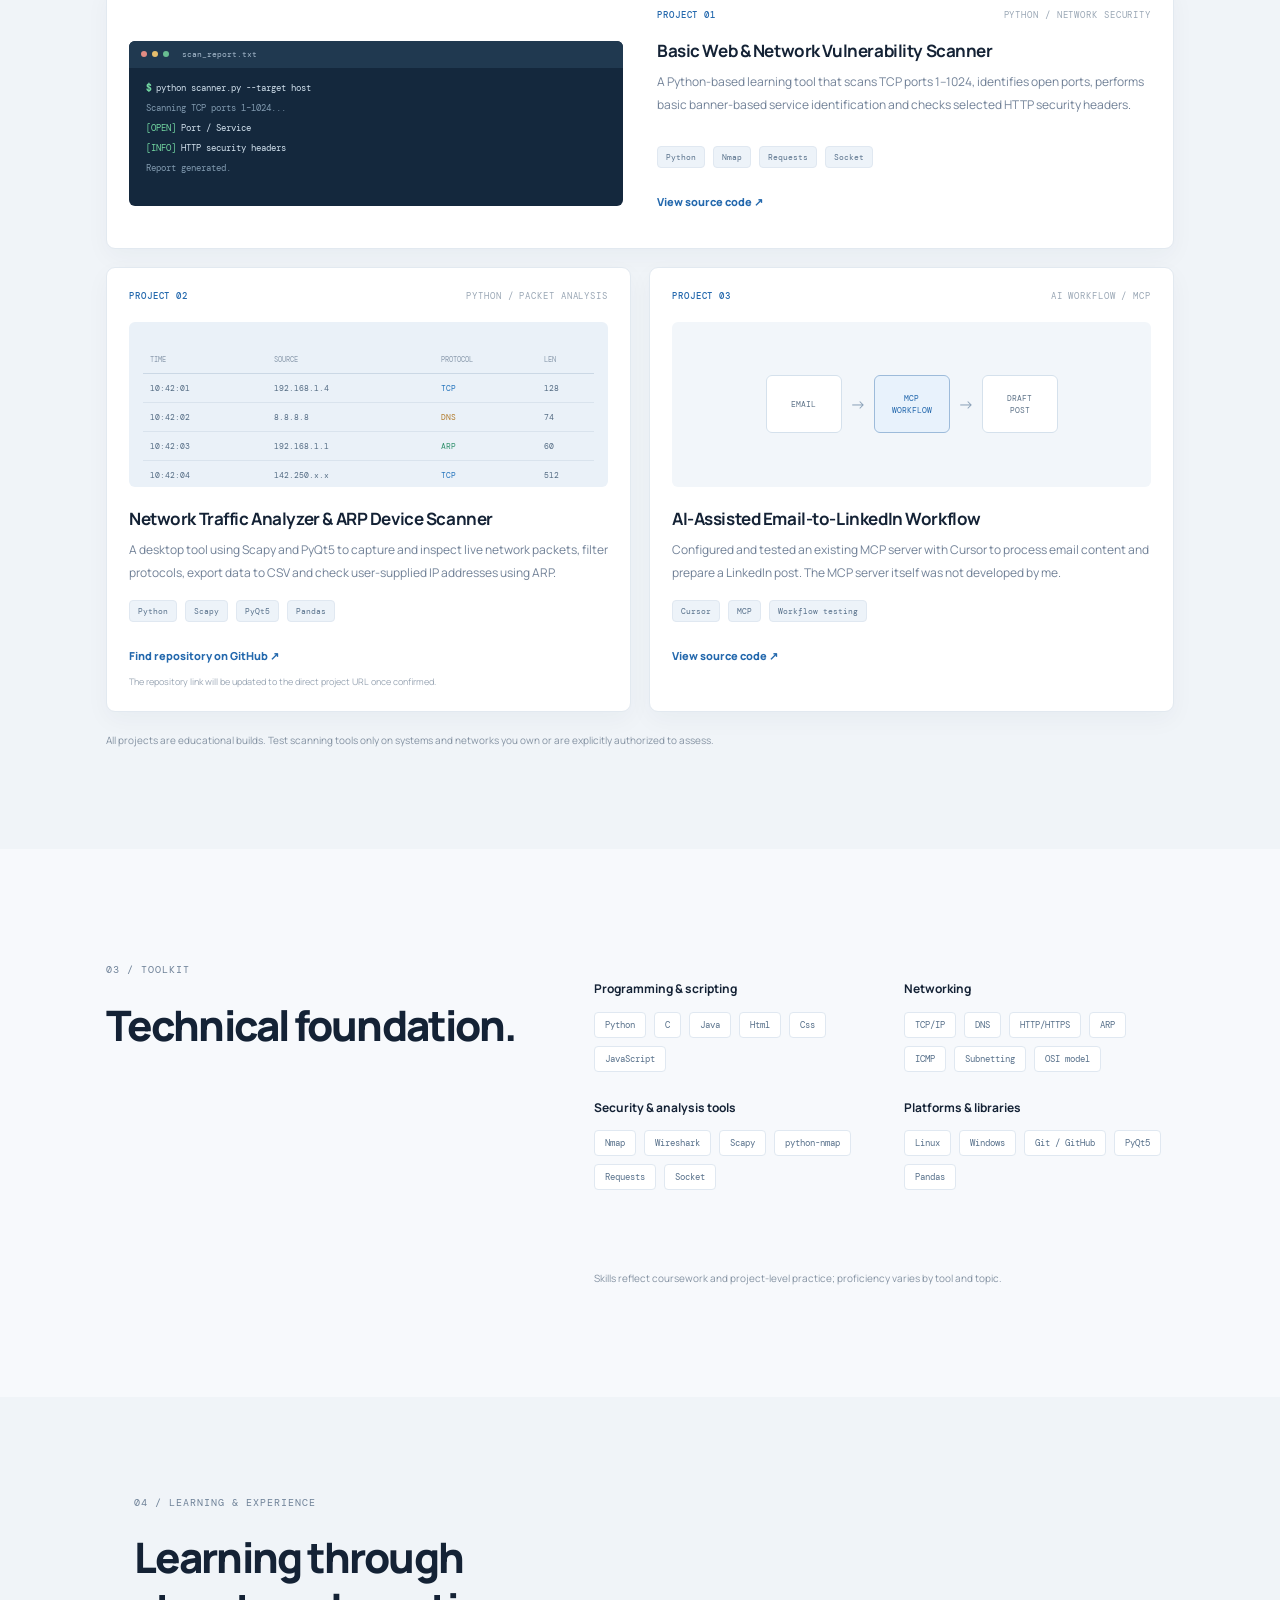
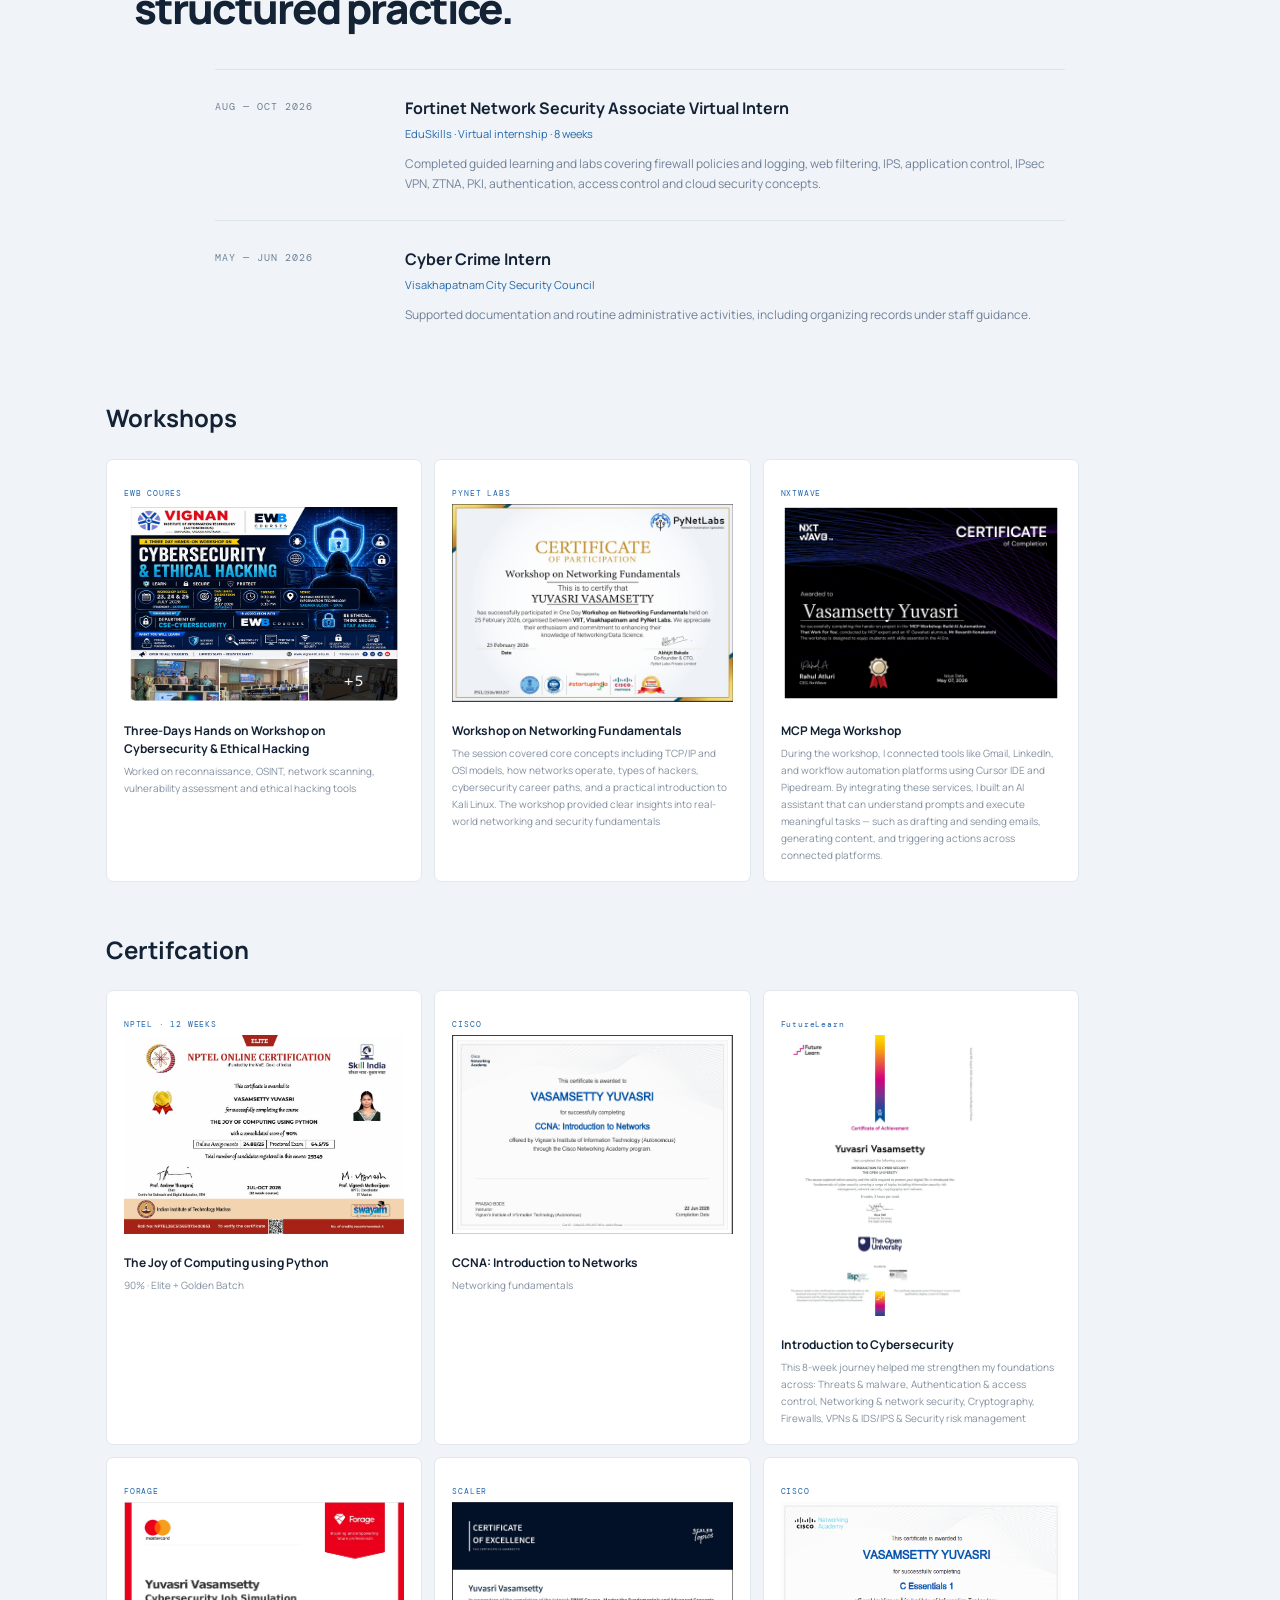
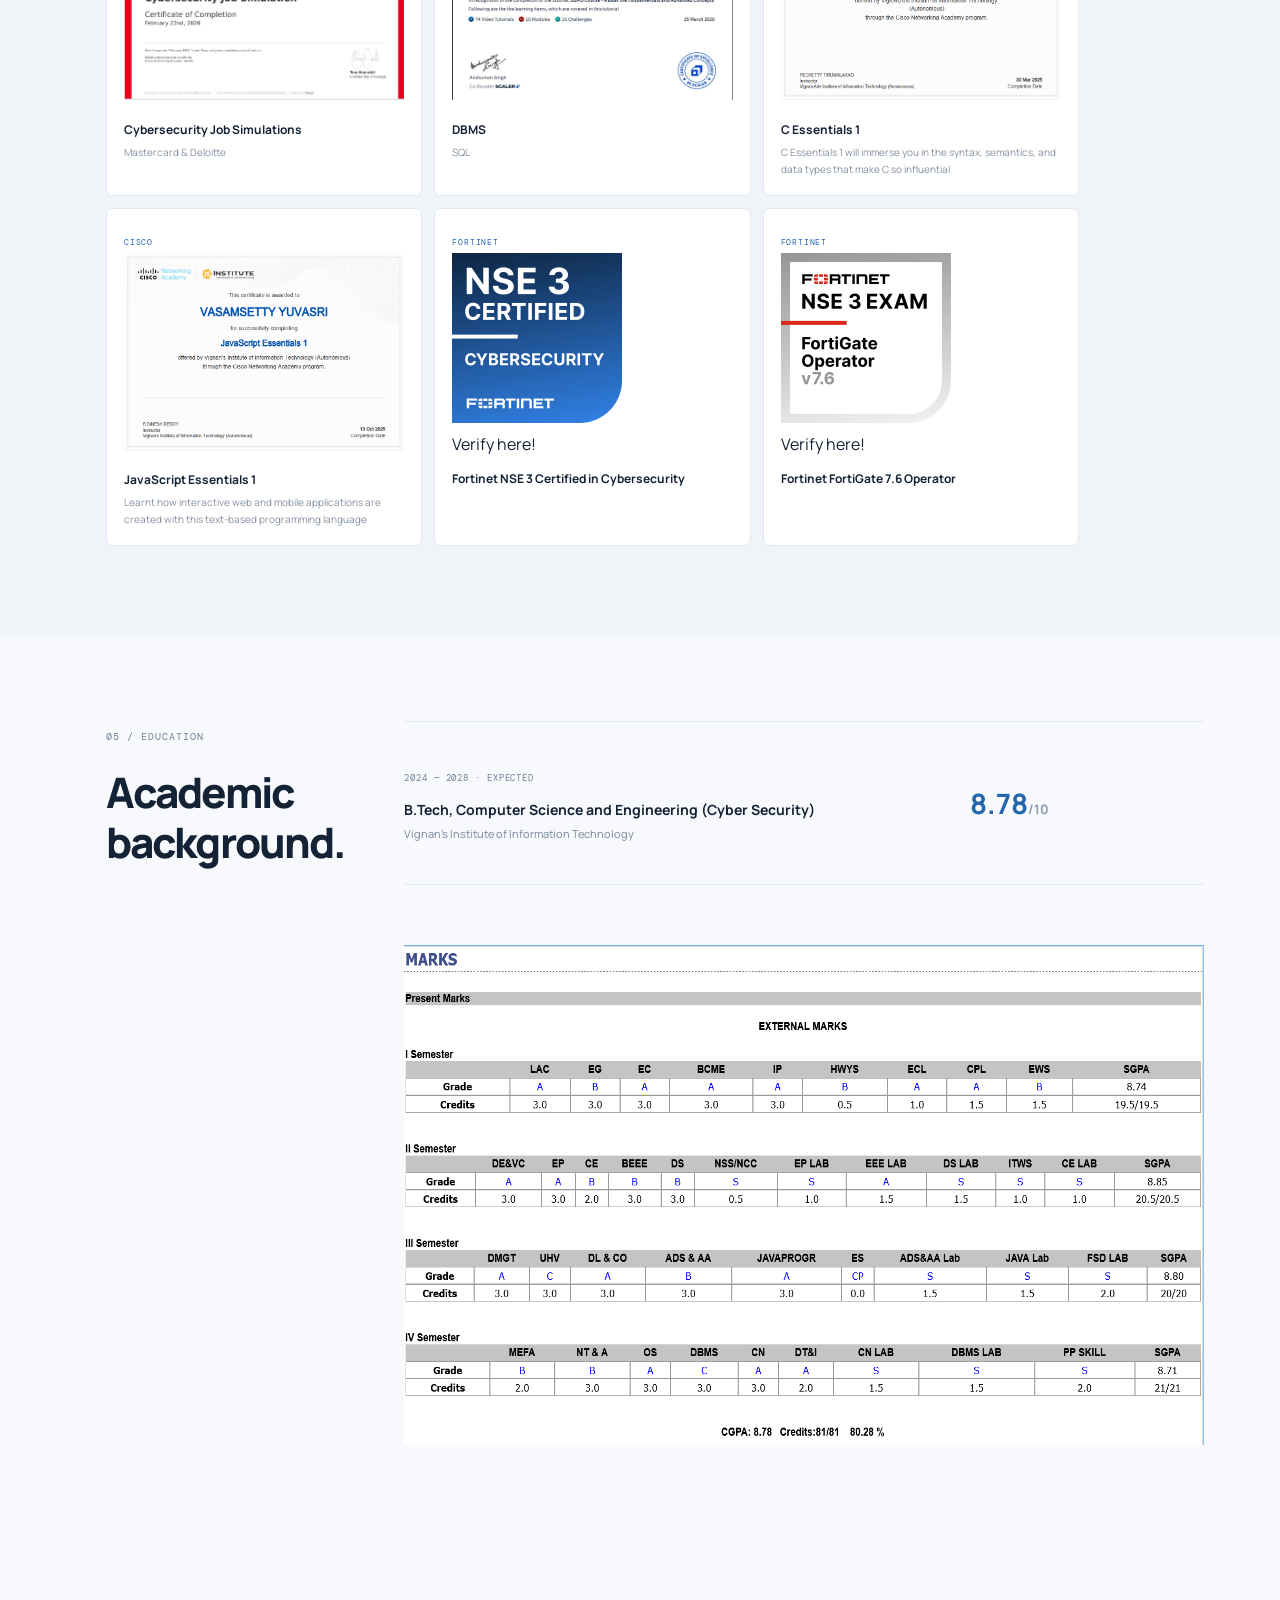
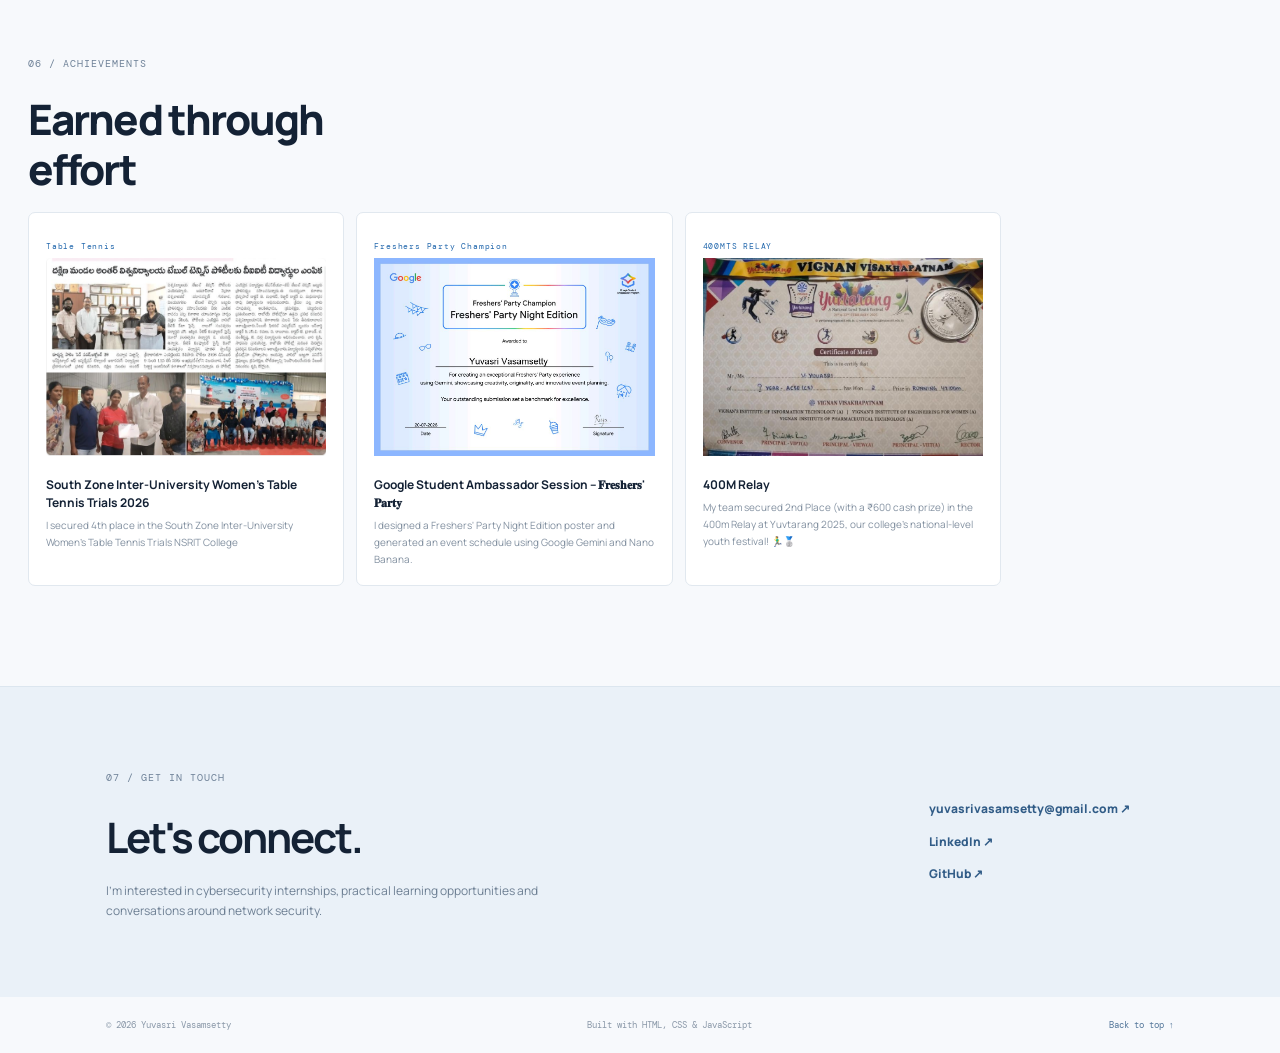
<file: cybersecurity-portfolio/index.html>
<!doctype html>
<html lang="en">
<head>
  <meta charset="utf-8">
  <meta name="viewport" content="width=device-width, initial-scale=1">
  <meta name="description" content="Yuvasri Vasamsetty — Cybersecurity student focused on network security, Python security tools and practical security engineering.">
  <meta name="theme-color" content="#f7f9fc">
  <title>Yuvasri Vasamsetty | Cybersecurity Portfolio</title>
  <link rel="icon" href="assets/ys icon.avif" type="image/avif">
  <link rel="preconnect" href="https://fonts.googleapis.com">
  <link rel="preconnect" href="https://fonts.gstatic.com" crossorigin>
  <link href="https://fonts.googleapis.com/css2?family=DM+Mono:wght@400;500&family=Manrope:wght@400;500;600;700;800&display=swap" rel="stylesheet">
  <link rel="stylesheet" href="styles.css">
</head>
<body>
  <div class="top-line"></div>
  <header class="site-header">
    <a class="brand" href="#home" aria-label="Yuvasri Vasamsetty home"><span class="brand-mark">Y<span>.</span></span><span>YUVASRI<span class="brand-muted"> / PORTFOLIO</span></span></a>
    <button class="menu-toggle" aria-label="Toggle navigation" aria-expanded="false">☰</button>
    <nav class="nav-links" aria-label="Main navigation">
      <a href="#about">About</a><a href="#projects">Projects</a><a href="#skills">Skills</a><a href="#experience">Experience</a><a href="#education">Education</a><a href="#achievements">Achievements</a><a href="#contact" class="nav-cta">Contact ↗</a>
    </nav>
  </header>

  <main>
    <section class="hero section-wrap" id="home">
      <div class="hero-copy">
        <div class="eyebrow"><span class="status-dot"></span> CYBERSECURITY STUDENT <span class="eyebrow-divider">/</span> VISAKHAPATNAM, INDIA</div>
        <h1>Building practical<br>security skills. <span class="headline-accent">One project<br>at a time.</span></h1>
        <p class="hero-lede">I'm Yuvasri Vasamsetty, a cybersecurity undergraduate interested in penetration-testing, Python-based security tools and security engineering.</p>
        <div class="hero-actions">
          <a class="button button-primary" href="#projects">Explore projects <span>↓</span></a>
          <a class="button button-secondary" href="https://github.com/yuvasri07-git" target="_blank" rel="noopener noreferrer">GitHub profile ↗</a>
        </div>
        <div class="hero-meta"><span> B.Tech CSE — Cyber Security</span><span>Expected graduation: 2028</span></div>
      </div>
      <div class="hero-visual" aria-label="Decorative network illustration">
        <div class="visual-label">Profile</div>
        <div class="network-grid">
         <img src="assets/6aae405400d44_download.jpg" />
        </div>
        <div class="visual-caption"><span class="pulse"></span>YUVASRI VASAMSETTY</div>
      </div>
    </section>

    <section class="quick-facts section-wrap" aria-label="Quick facts">
      <div><strong>8.78/10</strong><span>CGPA</span></div>
      <div><strong>03</strong><span>Featured projects</span></div>
      <div><strong>Python</strong><span>Primary scripting language</span></div>
      <div><strong>Pentesting</strong><span>Security focus</span></div>
    </section>

    <section class="content-section section-wrap" id="about">
      <div class="section-heading"><span class="section-index">01 / ABOUT</span><h2>Curious about how<br>systems can be secured.</h2></div>
      <div class="section-body about-body">
        <p>I'm pursuing a B.Tech in Computer Science and Engineering (Cyber Security) at Vignan's Institute of Information Technology. My current focus is strengthening my foundations in networking, Linux and Python while building small, demonstrable security tools.</p>
        <p>I learn by implementing, testing and documenting. The projects below reflect my current hands-on work; they are learning projects and are not presented as professional penetration-testing engagements.</p>
        <div class="about-tags"><span>Penetration-testing</span><span>Security automation</span><span>Python tooling</span><span>Continuous learning</span></div>
      </div>
    </section>

    <section class="content-section projects-section" id="projects">
      <div class="section-wrap">
        <div class="section-heading"><span class="section-index">02 / SELECTED WORK</span><h2>Projects &amp; builds.</h2><p class="heading-note">Practical tools built to understand network visibility and basic security checks.</p></div>
        <div class="project-grid">
          <article class="project-card project-featured">
            <div class="project-topline"><span class="project-number">PROJECT 01</span><span class="project-type">PYTHON / NETWORK SECURITY</span></div>
            <div class="project-illustration scanner-art"><div class="terminal-bar"><i></i><i></i><i></i><span>scan_report.txt</span></div><div class="terminal-content"><p><b>$</b> python scanner.py --target host</p><p class="terminal-dim">Scanning TCP ports 1–1024...</p><p><span class="terminal-green">[OPEN]</span> Port / Service</p><p><span class="terminal-green">[INFO]</span> HTTP security headers</p><p class="terminal-dim">Report generated.</p></div></div>
            <h3>Basic Web &amp; Network Vulnerability Scanner</h3>
            <p class="project-description">A Python-based learning tool that scans TCP ports 1–1024, identifies open ports, performs basic banner-based service identification and checks selected HTTP security headers.</p>
            <div class="tag-list"><span>Python</span><span>Nmap</span><span>Requests</span><span>Socket</span></div>
            <div class="project-actions"><a href="https://github.com/yuvasri07-git/Basic-Web-Network-Vulnerability-Scanner" target="_blank" rel="noopener noreferrer">View source code ↗</a></div>
          </article>

          <article class="project-card">
            <div class="project-topline"><span class="project-number">PROJECT 02</span><span class="project-type">PYTHON / PACKET ANALYSIS</span></div>
            <div class="project-illustration packet-art"><div class="packet-row packet-head"><span>TIME</span><span>SOURCE</span><span>PROTOCOL</span><span>LEN</span></div><div class="packet-row"><span>10:42:01</span><span>192.168.1.4</span><span class="proto">TCP</span><span>128</span></div><div class="packet-row"><span>10:42:02</span><span>8.8.8.8</span><span class="proto dns">DNS</span><span>74</span></div><div class="packet-row"><span>10:42:03</span><span>192.168.1.1</span><span class="proto arp">ARP</span><span>60</span></div><div class="packet-row"><span>10:42:04</span><span>142.250.x.x</span><span class="proto">TCP</span><span>512</span></div></div>
            <h3>Network Traffic Analyzer &amp; ARP Device Scanner</h3>
            <p class="project-description">A desktop tool using Scapy and PyQt5 to capture and inspect live network packets, filter protocols, export data to CSV and check user-supplied IP addresses using ARP.</p>
            <div class="tag-list"><span>Python</span><span>Scapy</span><span>PyQt5</span><span>Pandas</span></div>
            <div class="project-actions"><a href="https://github.com/yuvasri07-git" target="_blank" rel="noopener noreferrer">Find repository on GitHub ↗</a></div>
            <p class="link-note">The repository link will be updated to the direct project URL once confirmed.</p>
          </article>

          <article class="project-card">
            <div class="project-topline"><span class="project-number">PROJECT 03</span><span class="project-type">AI WORKFLOW / MCP</span></div>
            <div class="project-illustration workflow-art"><div class="workflow-node">EMAIL</div><span class="workflow-arrow">→</span><div class="workflow-node workflow-node-blue">MCP<br>WORKFLOW</div><span class="workflow-arrow">→</span><div class="workflow-node">DRAFT<br>POST</div></div>
            <h3>AI-Assisted Email-to-LinkedIn Workflow</h3>
            <p class="project-description">Configured and tested an existing MCP server with Cursor to process email content and prepare a LinkedIn post. The MCP server itself was not developed by me.</p>
            <div class="tag-list"><span>Cursor</span><span>MCP</span><span>Workflow testing</span></div>
            <div class="project-actions"><a href="https://github.com/yuvasri07-git/AI-Workflow-Assistant-using-MCP" target="_blank" rel="noopener noreferrer">View source code ↗</a></div>
          </article>
        </div>
        <p class="section-footnote">All projects are educational builds. Test scanning tools only on systems and networks you own or are explicitly authorized to assess.</p>
      </div>
    </section>

    <section class="content-section section-wrap" id="skills">
      <div class="section-heading"><span class="section-index">03 / TOOLKIT</span><h2>Technical foundation.</h2></div>
      <div class="skills-layout">
        <div class="skill-group"><h3>Programming &amp; scripting</h3><div class="skill-items"><span>Python</span><span>C</span><span>Java</span><span>Html</span><span>Css</span><span>JavaScript</span></div></div>
        <div class="skill-group"><h3>Networking</h3><div class="skill-items"><span>TCP/IP</span><span>DNS</span><span>HTTP/HTTPS</span><span>ARP</span><span>ICMP</span><span>Subnetting</span><span>OSI model</span></div></div>
        <div class="skill-group"><h3>Security &amp; analysis tools</h3><div class="skill-items"><span>Nmap</span><span>Wireshark</span><span>Scapy</span><span>python-nmap</span><span>Requests</span><span>Socket</span></div></div>
        <div class="skill-group"><h3>Platforms &amp; libraries</h3><div class="skill-items"><span>Linux</span><span>Windows</span><span>Git / GitHub</span><span>PyQt5</span><span>Pandas</span></div></div>
      </div>
      <p class="skill-note">Skills reflect coursework and project-level practice; proficiency varies by tool and topic.</p>
    </section>

    <section class="content-section experience-section" id="experience">
      <div class="section-wrap">
        <div class="section-heading"><span class="section-index">04 / LEARNING &amp; EXPERIENCE</span><h2>Learning through<br>structured practice.</h2></div>
        <div class="timeline">
          <article class="timeline-item"><div class="timeline-date">AUG — OCT 2026</div><div><h3>Fortinet Network Security Associate Virtual Intern</h3><p class="timeline-org">EduSkills · Virtual internship · 8 weeks</p><p>Completed guided learning and labs covering firewall policies and logging, web filtering, IPS, application control, IPsec VPN, ZTNA, PKI, authentication, access control and cloud security concepts.</p></div></article>
          <article class="timeline-item"><div class="timeline-date">MAY — JUN 2026</div><div><h3>Cyber Crime Intern</h3><p class="timeline-org">Visakhapatnam City Security Council</p><p>Supported documentation and routine administrative activities, including organizing records under staff guidance.</p></div></article>
        </div>
        <h2>Workshops</h2>
        <div class="ws-grid">
          <div class="ws-card"><span class="ws-label">EWB COURES</span><br><a href="https://lnkd.in/p/g6ThB2Rm" target="_blank" rel="noopener noreferrer"><img src="assets/ewb.png" height="198.33333333333px" width="280.33333333333px"/></a><h3>Three-Days Hands on Workshop on Cybersecurity &amp; Ethical Hacking</h3><p>Worked on reconnaissance, OSINT, network scanning, vulnerability assessment and ethical hacking tools</p></div>
          <div class="ws-card"><span class="ws-label">PYNET LABS</span><br><a href="https://lnkd.in/p/gzfCrfru" target="_blank" rel="noopener noreferrer"><img src="assets/pynets.jpg" height="198.33333333333px" width="280.33333333333px"/></a><h3>Workshop on Networking Fundamentals</h3><p>The session covered core concepts including TCP/IP and OSI models, how networks operate, types of hackers, cybersecurity career paths, and a practical introduction to Kali Linux. The workshop provided clear insights into real-world networking and security fundamentals</p></div>
          <div class="ws-card"><span class="ws-label">NXTWAVE</span><br><a href="https://lnkd.in/p/gJ38TEHC" target="_blank" rel="noopener noreferrer"><img src="assets/MCP.png" height="198.33333333333px" width="280.33333333333px"/></a><h3>MCP Mega Workshop</h3><p>During the workshop, I connected tools like Gmail, LinkedIn, and workflow automation platforms using Cursor IDE and Pipedream. By integrating these services, I built an AI assistant that can understand prompts and execute meaningful tasks — such as drafting and sending emails, generating content, and triggering actions across connected platforms.</p></div>
          
        </div>
        <br><h2>Certifcation</h2>
        <div class="cert-grid">
          <div class="cert-card"><span class="cert-label">NPTEL · 12 WEEKS</span><br><img src="assets/nptel.jpeg" height="198.33333333333px" width="280.33333333333px"><h3>The Joy of Computing using Python</h3><p>90% · Elite + Golden Batch</p></div>
          <div class="cert-card"><span class="cert-label">CISCO</span><br><img src="assets/ccna img.jpeg" height="198.33333333333px" width="280.33333333333px"/><h3>CCNA: Introduction to Networks</h3><p>Networking fundamentals</p></div>
          <div class="cert-card"><span class="cert-label">FutureLearn </span><br><img src="assets/future learn.jpg" height="280.33333333333px" width="198.33333333333px"/><h3>Introduction to Cybersecurity</h3><p>This 8-week journey helped me strengthen my foundations across: Threats & malware, Authentication & access control, Networking & network security, Cryptography, Firewalls, VPNs & IDS/IPS &amp; Security risk management</p></div>
          <br><div class="cert-card"><span class="cert-label">FORAGE</span><br><img src="assets/forage.jpg" height="198.33333333333px" width="280.33333333333px"/><h3>Cybersecurity Job Simulations</h3><p>Mastercard &amp; Deloitte</p></div>
          <div class="cert-card"><span class="cert-label">SCALER</span><br><img src="assets/dbms.jpg" height="198.33333333333px" width="280.33333333333px"/><h3>DBMS</h3><p>SQL</p></div>
          <div class="cert-card"><span class="cert-label">CISCO</span><br><img src="assets/c.png" height="198.33333333333px" width="280.33333333333px"/><h3>C Essentials 1</h3><p>C Essentials 1 will immerse you in the syntax, semantics, and data types that make C so influential</p></div>
          <br><div class="cert-card"><span class="cert-label">CISCO</span><br><img src="assets/js.png" height="198.33333333333px" width="280.33333333333px"/><h3>JavaScript Essentials 1</h3><p>Learnt how interactive web and mobile applications are created with this text-based programming language</p></div>
          <div class="cert-card"><span class="cert-label">FORTINET</span><br><img src="assets/nse 3 cs.png" height="170px" width="170px"/><br><a href="https://www.credly.com/badges/d313bf86-6b29-4b22-84ad-84ee9a3975b1/linked_in?t=tmda52" target="_blank" rel="noopener noreferrer">Verify here!</a><h3>Fortinet NSE 3 Certified in Cybersecurity</h3><p></p></div>
          <div class="cert-card"><span class="cert-label">FORTINET</span><br><img src="assets/foetigate.png" height="170px" width="170px"/><br><a href="https://www.credly.com/badges/3b1b788c-64a9-4cb5-adcc-84c2730d736e/linked_in?t=tmd9qc" target="_blank" rel="noopener noreferrer">Verify here!</a><h3>Fortinet FortiGate 7.6 Operator</h3><p></p></div>
        </div>
      </div>
    </section>

    <section class="education-section section-wrap" id="education">
      <div class="section-heading"><span class="section-index">05 / EDUCATION</span><h2>Academic background.</h2></div>
      <div class="education-card"><div><span class="education-date">2024 — 2028 · EXPECTED</span><h3>B.Tech, Computer Science and Engineering (Cyber Security)</h3><p>Vignan's Institute of Information Technology</p></div><strong>8.78<span>/10</span></strong><br>
    </div>
    <br><a href="assets/amarks.png" target="_blank" rel="noopener noreferrer"><img src="assets/amarks.png" height="500px" width="800px" alt="marks list"></a>
    </section>

    <section class="content-section achievements-section" id="achievements">
      <div class="section-wrap">
        <div class="section-heading"><span class="section-index">06 / ACHIEVEMENTS</span><h2>Earned through<br>effort</h2></div>
        <div class="ws-grid">
          <div class="ws-card"><span class="ws-label">Table Tennis</span><br><a href="https://drive.google.com/drive/folders/1V93wRDXgUmzy1sg-ocWYlFJqLZlb6MPD?usp=drive_link" target="_blank" rel="noopener noreferrer"><img src="assets/tt.png" height="198.33333333333px" width="280.33333333333px"/></a><h3>South Zone Inter-University Women’s Table Tennis Trials 2026</h3><p>I secured 4th place in the South Zone Inter-University Women’s Table Tennis Trials NSRIT College</p></div>
          <div class="ws-card"><span class="ws-label">Freshers Party Champion</span><br><a href="https://lnkd.in/p/gb4wn_ae" target="_blank" rel="noopener noreferrer"><img src="assets/nanobanana.jpg" height="198.33333333333px" width="280.33333333333px"/></a><h3>Google Student Ambassador Session – 𝐅𝐫𝐞𝐬𝐡𝐞𝐫𝐬' 𝐏𝐚𝐫𝐭𝐲</h3><p> I designed a Freshers' Party Night Edition poster and generated an event schedule using Google Gemini and Nano Banana.</p></div>
          <div class="ws-card"><span class="ws-label">400MTS RELAY</span><br><a href="assets/400mts.jpg" target="_blank" rel="noopener noreferrer"><img src="assets/400mts.jpg" height="198.33333333333px" width="280.33333333333px"/></a><h3>400M Relay</h3><p>My team secured 2nd Place (with a ₹600 cash prize) in the 400m Relay at Yuvtarang 2025, our college's national-level youth festival! 🏃‍♂️🥈</p></div>
        </div>
        
      </div>
    </section>

    <section class="contact-section" id="contact">
      <div class="section-wrap contact-inner">
        <div><span class="section-index">07 / GET IN TOUCH</span><h2>Let's connect.</h2><p>I'm interested in cybersecurity internships, practical learning opportunities and conversations around network security.</p></div>
        <div class="contact-links"><a href="mailto:yuvasrivasamsetty@gmail.com">yuvasrivasamsetty@gmail.com ↗</a><a href="https://www.linkedin.com/in/yuvasri-vasamsetty-cscys1321" target="_blank" rel="noopener noreferrer">LinkedIn ↗</a><a href="https://github.com/yuvasri07-git" target="_blank" rel="noreferrer">GitHub ↗</a></div>
      </div>
    </section>
  </main>
  <footer class="site-footer"><span>© <span id="year"></span> Yuvasri Vasamsetty</span><span>Built with HTML, CSS &amp; JavaScript</span><a href="#home">Back to top ↑</a></footer>
  <script src="script.js"></script>
</body>
</html>
</file>
<file: styles.css>
:root {
    --ink: #142235;
    --muted: #65758a;
    --blue: #2368ad;
    --blue-dark: #174d85;
    --line: #e1e8f0;
    --paper: #f7f9fc;
    --white: #fff;
    --pale: #edf4fb;
    --green: #26956b;
    --mono: "DM Mono", monospace;
    --sans: "Manrope", sans-serif
}

* {
    box-sizing: border-box
}

html {
    scroll-behavior: smooth;
    scroll-padding-top: 90px
}

body {
    margin: 0;
    background: var(--paper);
    color: var(--ink);
    font-family: var(--sans);
    line-height: 1.7
}

.top-line {
    height: 4px;
    background: linear-gradient(90deg, #2368ad, #54a4d8, #56b58e)
}

a {
    color: inherit;
    text-decoration: none
}

.site-header {
    height: 78px;
    max-width: 1180px;
    padding: 0 28px;
    margin: auto;
    display: flex;
    align-items: center;
    justify-content: space-between
}

.brand {
    display: flex;
    align-items: center;
    gap: 12px;
    font-weight: 800;
    font-size: 13px;
    letter-spacing: .08em
}

.brand-mark {
    display: grid;
    place-items: center;
    width: 34px;
    height: 34px;
    border: 1px solid #b7cbe0;
    border-radius: 9px;
    color: var(--blue);
    font-size: 18px;
    letter-spacing: -.08em
}

.brand-mark span {
    color: #48a47b
}

.brand-muted {
    font: 10px var(--mono);
    color: #8493a5;
    margin-left: 4px
}

.nav-links {
    display: flex;
    align-items: center;
    gap: 30px;
    font-size: 12px;
    font-weight: 700;
    color: #52647a
}

.nav-links a:hover,
.contact-links a:hover {
    color: var(--blue)
}

.nav-links .nav-cta {
    padding: 9px 15px;
    border: 1px solid #cbd8e6;
    border-radius: 6px;
    color: var(--blue)
}

.menu-toggle {
    display: none;
    border: 0;
    background: none;
    font-size: 22px;
    color: var(--ink)
}

.section-wrap {
    max-width: 1124px;
    margin: 0 auto;
    padding-left: 28px;
    padding-right: 28px
}

.hero {
    min-height: 560px;
    padding-top: 74px;
    padding-bottom: 72px;
    display: grid;
    grid-template-columns: 1.08fr .92fr;
    align-items: center;
    gap: 45px
}

.eyebrow,
.section-index,
.visual-label,
.visual-caption,
.project-topline,
.cert-label,
.ws-label,
.timeline-date,
.education-date {
    font: 10px var(--mono);
    letter-spacing: .1em;
    color: #6f8298
}

.status-dot,
.pulse {
    display: inline-block;
    width: 7px;
    height: 7px;
    background: #39a779;
    border-radius: 50%;
    margin-right: 8px;
    box-shadow: 0 0 0 4px #e0f3e9
}

.eyebrow-divider {
    margin: 0 9px;
    color: #b4c1cf
}

.hero h1 {
    font-size: clamp(42px, 5.3vw, 66px);
    line-height: 1.13;
    letter-spacing: -.055em;
    margin: 27px 0 20px;
    font-weight: 800
}

.headline-accent {
    color: var(--blue)
}

.hero-lede {
    max-width: 530px;
    color: #62748a;
    font-size: 15px;
    line-height: 1.9
}

.hero-actions {
    display: flex;
    gap: 12px;
    margin-top: 30px
}

.button {
    display: inline-flex;
    align-items: center;
    gap: 18px;
    padding: 12px 17px;
    border-radius: 6px;
    font-size: 12px;
    font-weight: 800;
    transition: .2s
}

.button-primary {
    background: var(--blue);
    color: #fff;
    box-shadow: 0 7px 18px #2368ad24
}

.button-primary:hover {
    background: var(--blue-dark);
    transform: translateY(-2px)
}

.button-secondary {
    border: 1px solid #ccd8e5;
    background: #fff;
    color: #34516f
}

.button-secondary:hover {
    border-color: var(--blue)
}

.hero-meta {
    display: flex;
    gap: 23px;
    margin-top: 34px;
    color: #8190a2;
    font: 10px var(--mono)
}

.hero-visual {
    position: relative;
    background: #f0f5fa;
    border: 1px solid #e0e9f2;
    border-radius: 14px;
    padding: 20px;
    box-shadow: 0 20px 55px #263c5710
}

.visual-label {
    font-size: 9px
}

.network-grid {
    margin-top: 12px
}

.network-grid svg {
    width: 100%;
    display: block
}

.visual-caption {
    font-size: 9px;
    text-align: right
}

.pulse {
    width: 6px;
    height: 6px
}

.quick-facts {
    display: grid;
    grid-template-columns: repeat(4, 1fr);
    border-top: 1px solid var(--line);
    border-bottom: 1px solid var(--line);
    padding-top: 25px;
    padding-bottom: 25px
}

.quick-facts div {
    padding-left: 26px;
    border-left: 1px solid var(--line);
    display: flex;
    flex-direction: column;
    gap: 2px
}

.quick-facts div:first-child {
    border: 0;
    padding-left: 0
}

.quick-facts strong {
    font-size: 19px;
    letter-spacing: -.04em
}

.quick-facts span {
    font: 9px var(--mono);
    color: #7d8da0
}

.content-section {
    padding-top: 105px;
    padding-bottom: 100px;
    display: grid;
    grid-template-columns: .85fr 1.15fr;
    gap: 60px
}

.section-heading h2 {
    font-size: clamp(29px, 3.5vw, 42px);
    line-height: 1.2;
    letter-spacing: -.045em;
    margin: 18px 0;
    font-weight: 800
}

.section-body {
    padding-top: 27px
}

.about-body p {
    color: #62748a;
    font-size: 14px;
    line-height: 2;
    margin: 0 0 17px
}

.about-tags,
.tag-list,
.skill-items {
    display: flex;
    flex-wrap: wrap;
    gap: 8px
}

.about-tags {
    margin-top: 25px
}

.about-tags span,
.tag-list span,
.skill-items span {
    background: #edf3f9;
    border: 1px solid #e0e8f1;
    color: #58718b;
    padding: 6px 10px;
    border-radius: 4px;
    font: 9px var(--mono)
}

.projects-section,
.experience-section {
    display: block;
    background: #f0f4f8;
    padding-top: 90px;
    padding-bottom: 90px
}

.projects-section .section-heading,
.experience-section .section-heading {
    max-width: 1124px;
    margin: 0 auto 36px;
    padding: 0 28px
}

.projects-section .section-heading h2,
.experience-section .section-heading h2 {
    margin-bottom: 9px
}

.heading-note {
    color: #718197;
    font-size: 13px;
    margin: 0
}

.project-grid {
    display: grid;
    grid-template-columns: repeat(2, 1fr);
    gap: 18px
}

.project-card {
    background: #fff;
    border: 1px solid #e2e9f0;
    border-radius: 9px;
    padding: 22px;
    box-shadow: 0 8px 25px #1d36500a
}

.project-featured {
    grid-column: span 2;
    display: grid;
    grid-template-columns: 1fr 1fr;
    column-gap: 34px;
    align-items: start
}

.project-featured .project-topline,
.project-featured h3,
.project-featured .project-description,
.project-featured .tag-list,
.project-featured .project-actions {
    grid-column: 2
}

.project-featured .project-illustration {
    grid-column: 1;
    grid-row: 2 / span 5
}

.project-topline {
    display: flex;
    justify-content: space-between;
    gap: 10px;
    font-size: 9px
}

.project-number {
    color: var(--blue);
    font-weight: 500
}

.project-type {
    color: #9aa7b5;
    text-align: right
}

.project-illustration {
    height: 165px;
    border-radius: 6px;
    margin: 20px 0;
    background: #f2f6fa;
    overflow: hidden;
    display: flex;
    align-items: center;
    justify-content: center
}

.scanner-art {
    display: block;
    background: #14283d;
    padding: 0 15px
}

.terminal-bar {
    height: 27px;
    margin: 0 -15px;
    padding: 0 12px;
    display: flex;
    align-items: center;
    gap: 5px;
    background: #203950;
    color: #a9bdcf;
    font: 8px var(--mono)
}

.terminal-bar i {
    width: 6px;
    height: 6px;
    border-radius: 50%;
    background: #e18b83
}

.terminal-bar i:nth-child(2) {
    background: #e5bd6c
}

.terminal-bar i:nth-child(3) {
    background: #68bd91
}

.terminal-bar span {
    margin-left: 8px
}

.terminal-content {
    font: 9px/1.9 var(--mono);
    color: #d3e2ee;
    padding: 9px 2px
}

.terminal-content p {
    margin: 3px 0
}

.terminal-content b,
.terminal-green {
    color: #72d6a1
}

.terminal-dim {
    color: #829bb0
}

.packet-art {
    display: block;
    padding: 24px 14px;
    background: #eaf1f8
}

.packet-row {
    display: grid;
    grid-template-columns: 1.1fr 1.5fr .9fr .4fr;
    gap: 5px;
    padding: 9px 7px;
    border-bottom: 1px solid #d9e3ed;
    color: #536b83;
    font: 8px var(--mono)
}

.packet-head {
    font-size: 7px;
    color: #8b9bad;
    border-bottom: 1px solid #cbd8e5
}

.proto {
    color: #2675bd
}

.proto.dns {
    color: #b17b2c
}

.proto.arp {
    color: #31916d
}

.workflow-art {
    gap: 8px;
    padding: 15px
}

.workflow-node {
    display: grid;
    place-items: center;
    width: 76px;
    height: 58px;
    background: #fff;
    border: 1px solid #d5e1ec;
    border-radius: 6px;
    color: #60758a;
    text-align: center;
    font: 8px/1.5 var(--mono)
}

.workflow-node-blue {
    background: #e8f2fc;
    border-color: #9dbbda;
    color: #2368ad
}

.workflow-arrow {
    color: #8ba1b8
}

.project-card h3 {
    font-size: 17px;
    line-height: 1.4;
    letter-spacing: -.025em;
    margin: 18px 0 9px
}

.project-description {
    font-size: 12px;
    color: #718197;
    line-height: 1.85;
    margin: 0 0 16px
}

.tag-list {
    margin-top: 14px
}

.tag-list span {
    font-size: 8px;
    padding: 5px 8px
}

.project-actions {
    margin-top: 19px
}

.project-actions a {
    font-size: 11px;
    font-weight: 800;
    color: var(--blue)
}

.project-actions a:hover {
    text-decoration: underline
}

.link-note {
    font-size: 9px;
    color: #9aa6b4;
    margin: 6px 0 0
}

.section-footnote,
.skill-note {
    font-size: 10px;
    color: #8492a2;
    margin-top: 20px
}

.skills-layout {
    display: grid;
    grid-template-columns: 1fr 1fr;
    gap: 26px 40px;
    padding-top: 25px
}

.skill-group h3 {
    font-size: 12px;
    margin: 0 0 12px
}

.skill-items span {
    font-size: 9px;
    background: #fff
}

.skill-note {
    grid-column: 2
}

.timeline {
    max-width: 850px;
    margin: 0 auto 48px
}

.timeline-item {
    display: grid;
    grid-template-columns: 160px 1fr;
    gap: 30px;
    padding: 25px 0;
    border-top: 1px solid #dbe3eb
}

.timeline-date {
    padding-top: 5px
}

.timeline-item h3 {
    font-size: 16px;
    margin: 0 0 3px
}

.timeline-org {
    font-size: 11px;
    color: var(--blue);
    margin: 0 0 10px
}

.timeline-item p:last-child {
    font-size: 12px;
    color: #718197;
    margin: 0;
    max-width: 650px
}

.cert-grid {
    display: grid;
    grid-template-columns: repeat(4, 1fr);
    gap: 12px
}
.ws-grid{
    display: grid;
    grid-template-columns: repeat(4, 1fr);
    gap: 12px
}

.cert-card {
    background: #fff;
    border: 1px solid #e1e8ef;
    border-radius: 7px;
    padding: 17px
}

.ws-card{
    background: #fff;
    border: 1px solid #e1e8ef;
    border-radius: 7px;
    padding: 17px
}
.cert-label {
    font-size: 8px;
    color: var(--blue)
}
.ws-label{
    font-size: 8px;
    color: var(--blue)
}
.cert-card h3 {
    font-size: 12px;
    line-height: 1.5;
    margin: 12px 0 5px
}
.ws-card h3{
    font-size: 12px;
    line-height: 1.5;
    margin: 12px 0 5px
}
.cert-card p {
    font-size: 10px;
    color: #8290a0;
    margin: 0
}
.ws-card p{
    font-size: 10px;
    color: #8290a0;
    margin: 0
}
.education-section {
    padding-top: 85px;
    padding-bottom: 90px;
    display: grid;
    grid-template-columns: .85fr 1.15fr;
    gap: 60px
}

.education-card {
    display: flex;
    align-items: center;
    justify-content: space-between;
    gap: 20px;
    border-top: 1px solid var(--line);
    border-bottom: 1px solid var(--line);
    padding: 24px 0
}

.education-date {
    font-size: 9px
}

.education-card h3 {
    font-size: 14px;
    margin: 8px 0 4px
}

.education-card p {
    font-size: 11px;
    color: #75869a;
    margin: 0
}

.education-card>strong {
    font-size: 28px;
    color: var(--blue);
    white-space: nowrap
}

.education-card>strong span {
    font-size: 13px;
    color: #8a9bad
}

.contact-section {
    background: #eaf1f8;
    border-top: 1px solid #dce6ef;
    padding: 75px 0
}

.contact-inner {
    display: flex;
    justify-content: space-between;
    align-items: center;
    gap: 40px
}

.contact-inner h2 {
    font-size: 42px;
    letter-spacing: -.05em;
    margin: 13px 0 7px
}

.contact-inner p {
    font-size: 12px;
    color: #6d7f93;
    max-width: 440px;
    margin: 0
}

.contact-links {
    display: flex;
    flex-direction: column;
    gap: 12px;
    min-width: 245px
}

.contact-links a {
    font-size: 12px;
    font-weight: 800;
    color: #315c87
}

.site-footer {
    max-width: 1124px;
    margin: auto;
    padding: 22px 28px;
    display: flex;
    justify-content: space-between;
    gap: 15px;
    color: #8a98a8;
    font: 9px var(--mono)
}

.site-footer a {
    color: #54779a
}

@media(max-width:760px) {
    .site-header {
        height: 68px
    }

    .menu-toggle {
        display: block
    }

    .nav-links {
        display: none;
        position: absolute;
        top: 68px;
        left: 0;
        right: 0;
        background: #fff;
        border-bottom: 1px solid var(--line);
        padding: 18px 28px;
        z-index: 5;
        flex-direction: column;
        align-items: flex-start;
        gap: 18px
    }

    .nav-links.open {
        display: flex
    }

    .hero {
        grid-template-columns: 1fr;
        padding-top: 55px;
        gap: 35px
    }

    .hero-visual {
        max-width: 500px
    }

    .quick-facts {
        grid-template-columns: repeat(2, 1fr);
        gap: 20px
    }

    .quick-facts div:nth-child(3) {
        border: 0;
        padding-left: 0
    }

    .content-section,
    .education-section {
        grid-template-columns: 1fr;
        gap: 18px;
        padding-top: 70px;
        padding-bottom: 70px
    }

    .section-body {
        padding-top: 0
    }

    .project-grid {
        grid-template-columns: 1fr
    }

    .project-featured {
        grid-column: auto;
        display: block
    }

    .project-featured .project-topline,
    .project-featured h3,
    .project-featured .project-description,
    .project-featured .tag-list,
    .project-featured .project-actions,
    .project-featured .project-illustration {
        grid-column: auto;
        grid-row: auto
    }

    .cert-grid {
        grid-template-columns: repeat(2, 1fr)
    }
    .ws-grid{
        grid-template-columns: repeat(2, 1fr)
    }
    .skills-layout {
        padding-top: 10px
    }

    .skill-note {
        grid-column: auto
    }

    .contact-inner {
        align-items: flex-start;
        flex-direction: column
    }

    .contact-links {
        min-width: 0
    }

    .site-footer {
        flex-wrap: wrap
    }

    .hero-meta {
        flex-direction: column;
        gap: 7px
    }
}

@media(max-width:430px) {
    .section-wrap {
        padding-left: 20px;
        padding-right: 20px
    }

    .site-header {
        padding: 0 20px
    }

    .hero h1 {
        font-size: 42px
    }

    .hero-actions {
        flex-wrap: wrap
    }

    .eyebrow {
        font-size: 8px
    }

    .quick-facts div {
        padding-left: 15px
    }

    .project-card {
        padding: 17px
    }

    .cert-grid {
        grid-template-columns: 1fr 1fr
    }
    .ws-grid{
        grid-template-columns: 1fr 1fr
    }
    .timeline-item {
        grid-template-columns: 1fr;
        gap: 8px
    }

    .projects-section .section-heading,
    .experience-section .section-heading {
        padding: 0 20px
    }

    .site-footer {
        padding: 20px
    }
}
</file>
<file: cybersecurity-portfolio/styles.css>
:root {
    --ink: #142235;
    --muted: #65758a;
    --blue: #2368ad;
    --blue-dark: #174d85;
    --line: #e1e8f0;
    --paper: #f7f9fc;
    --white: #fff;
    --pale: #edf4fb;
    --green: #26956b;
    --mono: "DM Mono", monospace;
    --sans: "Manrope", sans-serif
}

* {
    box-sizing: border-box
}

html {
    scroll-behavior: smooth;
    scroll-padding-top: 90px
}

body {
    margin: 0;
    background: var(--paper);
    color: var(--ink);
    font-family: var(--sans);
    line-height: 1.7
}

.top-line {
    height: 4px;
    background: linear-gradient(90deg, #2368ad, #54a4d8, #56b58e)
}

a {
    color: inherit;
    text-decoration: none
}

.site-header {
    height: 78px;
    max-width: 1180px;
    padding: 0 28px;
    margin: auto;
    display: flex;
    align-items: center;
    justify-content: space-between
}

.brand {
    display: flex;
    align-items: center;
    gap: 12px;
    font-weight: 800;
    font-size: 13px;
    letter-spacing: .08em
}

.brand-mark {
    display: grid;
    place-items: center;
    width: 34px;
    height: 34px;
    border: 1px solid #b7cbe0;
    border-radius: 9px;
    color: var(--blue);
    font-size: 18px;
    letter-spacing: -.08em
}

.brand-mark span {
    color: #48a47b
}

.brand-muted {
    font: 10px var(--mono);
    color: #8493a5;
    margin-left: 4px
}

.nav-links {
    display: flex;
    align-items: center;
    gap: 30px;
    font-size: 12px;
    font-weight: 700;
    color: #52647a
}

.nav-links a:hover,
.contact-links a:hover {
    color: var(--blue)
}

.nav-links .nav-cta {
    padding: 9px 15px;
    border: 1px solid #cbd8e6;
    border-radius: 6px;
    color: var(--blue)
}

.menu-toggle {
    display: none;
    border: 0;
    background: none;
    font-size: 22px;
    color: var(--ink)
}

.section-wrap {
    max-width: 1124px;
    margin: 0 auto;
    padding-left: 28px;
    padding-right: 28px
}

.hero {
    min-height: 560px;
    padding-top: 74px;
    padding-bottom: 72px;
    display: grid;
    grid-template-columns: 1.08fr .92fr;
    align-items: center;
    gap: 45px
}

.eyebrow,
.section-index,
.visual-label,
.visual-caption,
.project-topline,
.cert-label,
.ws-label,
.timeline-date,
.education-date {
    font: 10px var(--mono);
    letter-spacing: .1em;
    color: #6f8298
}

.status-dot,
.pulse {
    display: inline-block;
    width: 7px;
    height: 7px;
    background: #39a779;
    border-radius: 50%;
    margin-right: 8px;
    box-shadow: 0 0 0 4px #e0f3e9
}

.eyebrow-divider {
    margin: 0 9px;
    color: #b4c1cf
}

.hero h1 {
    font-size: clamp(42px, 5.3vw, 66px);
    line-height: 1.13;
    letter-spacing: -.055em;
    margin: 27px 0 20px;
    font-weight: 800
}

.headline-accent {
    color: var(--blue)
}

.hero-lede {
    max-width: 530px;
    color: #62748a;
    font-size: 15px;
    line-height: 1.9
}

.hero-actions {
    display: flex;
    gap: 12px;
    margin-top: 30px
}

.button {
    display: inline-flex;
    align-items: center;
    gap: 18px;
    padding: 12px 17px;
    border-radius: 6px;
    font-size: 12px;
    font-weight: 800;
    transition: .2s
}

.button-primary {
    background: var(--blue);
    color: #fff;
    box-shadow: 0 7px 18px #2368ad24
}

.button-primary:hover {
    background: var(--blue-dark);
    transform: translateY(-2px)
}

.button-secondary {
    border: 1px solid #ccd8e5;
    background: #fff;
    color: #34516f
}

.button-secondary:hover {
    border-color: var(--blue)
}

.hero-meta {
    display: flex;
    gap: 23px;
    margin-top: 34px;
    color: #8190a2;
    font: 10px var(--mono)
}

.hero-visual {
    position: relative;
    background: #f0f5fa;
    border: 1px solid #e0e9f2;
    border-radius: 14px;
    padding: 20px;
    box-shadow: 0 20px 55px #263c5710
}

.visual-label {
    font-size: 9px
}

.network-grid {
    margin-top: 12px
}

.network-grid svg {
    width: 100%;
    display: block
}

.visual-caption {
    font-size: 9px;
    text-align: right
}

.pulse {
    width: 6px;
    height: 6px
}

.quick-facts {
    display: grid;
    grid-template-columns: repeat(4, 1fr);
    border-top: 1px solid var(--line);
    border-bottom: 1px solid var(--line);
    padding-top: 25px;
    padding-bottom: 25px
}

.quick-facts div {
    padding-left: 26px;
    border-left: 1px solid var(--line);
    display: flex;
    flex-direction: column;
    gap: 2px
}

.quick-facts div:first-child {
    border: 0;
    padding-left: 0
}

.quick-facts strong {
    font-size: 19px;
    letter-spacing: -.04em
}

.quick-facts span {
    font: 9px var(--mono);
    color: #7d8da0
}

.content-section {
    padding-top: 105px;
    padding-bottom: 100px;
    display: grid;
    grid-template-columns: .85fr 1.15fr;
    gap: 60px
}

.section-heading h2 {
    font-size: clamp(29px, 3.5vw, 42px);
    line-height: 1.2;
    letter-spacing: -.045em;
    margin: 18px 0;
    font-weight: 800
}

.section-body {
    padding-top: 27px
}

.about-body p {
    color: #62748a;
    font-size: 14px;
    line-height: 2;
    margin: 0 0 17px
}

.about-tags,
.tag-list,
.skill-items {
    display: flex;
    flex-wrap: wrap;
    gap: 8px
}

.about-tags {
    margin-top: 25px
}

.about-tags span,
.tag-list span,
.skill-items span {
    background: #edf3f9;
    border: 1px solid #e0e8f1;
    color: #58718b;
    padding: 6px 10px;
    border-radius: 4px;
    font: 9px var(--mono)
}

.projects-section,
.experience-section {
    display: block;
    background: #f0f4f8;
    padding-top: 90px;
    padding-bottom: 90px
}

.projects-section .section-heading,
.experience-section .section-heading {
    max-width: 1124px;
    margin: 0 auto 36px;
    padding: 0 28px
}

.projects-section .section-heading h2,
.experience-section .section-heading h2 {
    margin-bottom: 9px
}

.heading-note {
    color: #718197;
    font-size: 13px;
    margin: 0
}

.project-grid {
    display: grid;
    grid-template-columns: repeat(2, 1fr);
    gap: 18px
}

.project-card {
    background: #fff;
    border: 1px solid #e2e9f0;
    border-radius: 9px;
    padding: 22px;
    box-shadow: 0 8px 25px #1d36500a
}

.project-featured {
    grid-column: span 2;
    display: grid;
    grid-template-columns: 1fr 1fr;
    column-gap: 34px;
    align-items: start
}

.project-featured .project-topline,
.project-featured h3,
.project-featured .project-description,
.project-featured .tag-list,
.project-featured .project-actions {
    grid-column: 2
}

.project-featured .project-illustration {
    grid-column: 1;
    grid-row: 2 / span 5
}

.project-topline {
    display: flex;
    justify-content: space-between;
    gap: 10px;
    font-size: 9px
}

.project-number {
    color: var(--blue);
    font-weight: 500
}

.project-type {
    color: #9aa7b5;
    text-align: right
}

.project-illustration {
    height: 165px;
    border-radius: 6px;
    margin: 20px 0;
    background: #f2f6fa;
    overflow: hidden;
    display: flex;
    align-items: center;
    justify-content: center
}

.scanner-art {
    display: block;
    background: #14283d;
    padding: 0 15px
}

.terminal-bar {
    height: 27px;
    margin: 0 -15px;
    padding: 0 12px;
    display: flex;
    align-items: center;
    gap: 5px;
    background: #203950;
    color: #a9bdcf;
    font: 8px var(--mono)
}

.terminal-bar i {
    width: 6px;
    height: 6px;
    border-radius: 50%;
    background: #e18b83
}

.terminal-bar i:nth-child(2) {
    background: #e5bd6c
}

.terminal-bar i:nth-child(3) {
    background: #68bd91
}

.terminal-bar span {
    margin-left: 8px
}

.terminal-content {
    font: 9px/1.9 var(--mono);
    color: #d3e2ee;
    padding: 9px 2px
}

.terminal-content p {
    margin: 3px 0
}

.terminal-content b,
.terminal-green {
    color: #72d6a1
}

.terminal-dim {
    color: #829bb0
}

.packet-art {
    display: block;
    padding: 24px 14px;
    background: #eaf1f8
}

.packet-row {
    display: grid;
    grid-template-columns: 1.1fr 1.5fr .9fr .4fr;
    gap: 5px;
    padding: 9px 7px;
    border-bottom: 1px solid #d9e3ed;
    color: #536b83;
    font: 8px var(--mono)
}

.packet-head {
    font-size: 7px;
    color: #8b9bad;
    border-bottom: 1px solid #cbd8e5
}

.proto {
    color: #2675bd
}

.proto.dns {
    color: #b17b2c
}

.proto.arp {
    color: #31916d
}

.workflow-art {
    gap: 8px;
    padding: 15px
}

.workflow-node {
    display: grid;
    place-items: center;
    width: 76px;
    height: 58px;
    background: #fff;
    border: 1px solid #d5e1ec;
    border-radius: 6px;
    color: #60758a;
    text-align: center;
    font: 8px/1.5 var(--mono)
}

.workflow-node-blue {
    background: #e8f2fc;
    border-color: #9dbbda;
    color: #2368ad
}

.workflow-arrow {
    color: #8ba1b8
}

.project-card h3 {
    font-size: 17px;
    line-height: 1.4;
    letter-spacing: -.025em;
    margin: 18px 0 9px
}

.project-description {
    font-size: 12px;
    color: #718197;
    line-height: 1.85;
    margin: 0 0 16px
}

.tag-list {
    margin-top: 14px
}

.tag-list span {
    font-size: 8px;
    padding: 5px 8px
}

.project-actions {
    margin-top: 19px
}

.project-actions a {
    font-size: 11px;
    font-weight: 800;
    color: var(--blue)
}

.project-actions a:hover {
    text-decoration: underline
}

.link-note {
    font-size: 9px;
    color: #9aa6b4;
    margin: 6px 0 0
}

.section-footnote,
.skill-note {
    font-size: 10px;
    color: #8492a2;
    margin-top: 20px
}

.skills-layout {
    display: grid;
    grid-template-columns: 1fr 1fr;
    gap: 26px 40px;
    padding-top: 25px
}

.skill-group h3 {
    font-size: 12px;
    margin: 0 0 12px
}

.skill-items span {
    font-size: 9px;
    background: #fff
}

.skill-note {
    grid-column: 2
}

.timeline {
    max-width: 850px;
    margin: 0 auto 48px
}

.timeline-item {
    display: grid;
    grid-template-columns: 160px 1fr;
    gap: 30px;
    padding: 25px 0;
    border-top: 1px solid #dbe3eb
}

.timeline-date {
    padding-top: 5px
}

.timeline-item h3 {
    font-size: 16px;
    margin: 0 0 3px
}

.timeline-org {
    font-size: 11px;
    color: var(--blue);
    margin: 0 0 10px
}

.timeline-item p:last-child {
    font-size: 12px;
    color: #718197;
    margin: 0;
    max-width: 650px
}

.cert-grid {
    display: grid;
    grid-template-columns: repeat(4, 1fr);
    gap: 12px
}
.ws-grid{
    display: grid;
    grid-template-columns: repeat(4, 1fr);
    gap: 12px
}

.cert-card {
    background: #fff;
    border: 1px solid #e1e8ef;
    border-radius: 7px;
    padding: 17px
}

.ws-card{
    background: #fff;
    border: 1px solid #e1e8ef;
    border-radius: 7px;
    padding: 17px
}
.cert-label {
    font-size: 8px;
    color: var(--blue)
}
.ws-label{
    font-size: 8px;
    color: var(--blue)
}
.cert-card h3 {
    font-size: 12px;
    line-height: 1.5;
    margin: 12px 0 5px
}
.ws-card h3{
    font-size: 12px;
    line-height: 1.5;
    margin: 12px 0 5px
}
.cert-card p {
    font-size: 10px;
    color: #8290a0;
    margin: 0
}
.ws-card p{
    font-size: 10px;
    color: #8290a0;
    margin: 0
}
.education-section {
    padding-top: 85px;
    padding-bottom: 90px;
    display: grid;
    grid-template-columns: .85fr 1.15fr;
    gap: 60px
}

.education-card {
    display: flex;
    align-items: center;
    justify-content: space-between;
    gap: 20px;
    border-top: 1px solid var(--line);
    border-bottom: 1px solid var(--line);
    padding: 24px 0
}

.education-date {
    font-size: 9px
}

.education-card h3 {
    font-size: 14px;
    margin: 8px 0 4px
}

.education-card p {
    font-size: 11px;
    color: #75869a;
    margin: 0
}

.education-card>strong {
    font-size: 28px;
    color: var(--blue);
    white-space: nowrap
}

.education-card>strong span {
    font-size: 13px;
    color: #8a9bad
}

.contact-section {
    background: #eaf1f8;
    border-top: 1px solid #dce6ef;
    padding: 75px 0
}

.contact-inner {
    display: flex;
    justify-content: space-between;
    align-items: center;
    gap: 40px
}

.contact-inner h2 {
    font-size: 42px;
    letter-spacing: -.05em;
    margin: 13px 0 7px
}

.contact-inner p {
    font-size: 12px;
    color: #6d7f93;
    max-width: 440px;
    margin: 0
}

.contact-links {
    display: flex;
    flex-direction: column;
    gap: 12px;
    min-width: 245px
}

.contact-links a {
    font-size: 12px;
    font-weight: 800;
    color: #315c87
}

.site-footer {
    max-width: 1124px;
    margin: auto;
    padding: 22px 28px;
    display: flex;
    justify-content: space-between;
    gap: 15px;
    color: #8a98a8;
    font: 9px var(--mono)
}

.site-footer a {
    color: #54779a
}

@media(max-width:760px) {
    .site-header {
        height: 68px
    }

    .menu-toggle {
        display: block
    }

    .nav-links {
        display: none;
        position: absolute;
        top: 68px;
        left: 0;
        right: 0;
        background: #fff;
        border-bottom: 1px solid var(--line);
        padding: 18px 28px;
        z-index: 5;
        flex-direction: column;
        align-items: flex-start;
        gap: 18px
    }

    .nav-links.open {
        display: flex
    }

    .hero {
        grid-template-columns: 1fr;
        padding-top: 55px;
        gap: 35px
    }

    .hero-visual {
        max-width: 500px
    }

    .quick-facts {
        grid-template-columns: repeat(2, 1fr);
        gap: 20px
    }

    .quick-facts div:nth-child(3) {
        border: 0;
        padding-left: 0
    }

    .content-section,
    .education-section {
        grid-template-columns: 1fr;
        gap: 18px;
        padding-top: 70px;
        padding-bottom: 70px
    }

    .section-body {
        padding-top: 0
    }

    .project-grid {
        grid-template-columns: 1fr
    }

    .project-featured {
        grid-column: auto;
        display: block
    }

    .project-featured .project-topline,
    .project-featured h3,
    .project-featured .project-description,
    .project-featured .tag-list,
    .project-featured .project-actions,
    .project-featured .project-illustration {
        grid-column: auto;
        grid-row: auto
    }

    .cert-grid {
        grid-template-columns: repeat(2, 1fr)
    }
    .ws-grid{
        grid-template-columns: repeat(2, 1fr)
    }
    .skills-layout {
        padding-top: 10px
    }

    .skill-note {
        grid-column: auto
    }

    .contact-inner {
        align-items: flex-start;
        flex-direction: column
    }

    .contact-links {
        min-width: 0
    }

    .site-footer {
        flex-wrap: wrap
    }

    .hero-meta {
        flex-direction: column;
        gap: 7px
    }
}

@media(max-width:430px) {
    .section-wrap {
        padding-left: 20px;
        padding-right: 20px
    }

    .site-header {
        padding: 0 20px
    }

    .hero h1 {
        font-size: 42px
    }

    .hero-actions {
        flex-wrap: wrap
    }

    .eyebrow {
        font-size: 8px
    }

    .quick-facts div {
        padding-left: 15px
    }

    .project-card {
        padding: 17px
    }

    .cert-grid {
        grid-template-columns: 1fr 1fr
    }
    .ws-grid{
        grid-template-columns: 1fr 1fr
    }
    .timeline-item {
        grid-template-columns: 1fr;
        gap: 8px
    }

    .projects-section .section-heading,
    .experience-section .section-heading {
        padding: 0 20px
    }

    .site-footer {
        padding: 20px
    }
}
</file>
